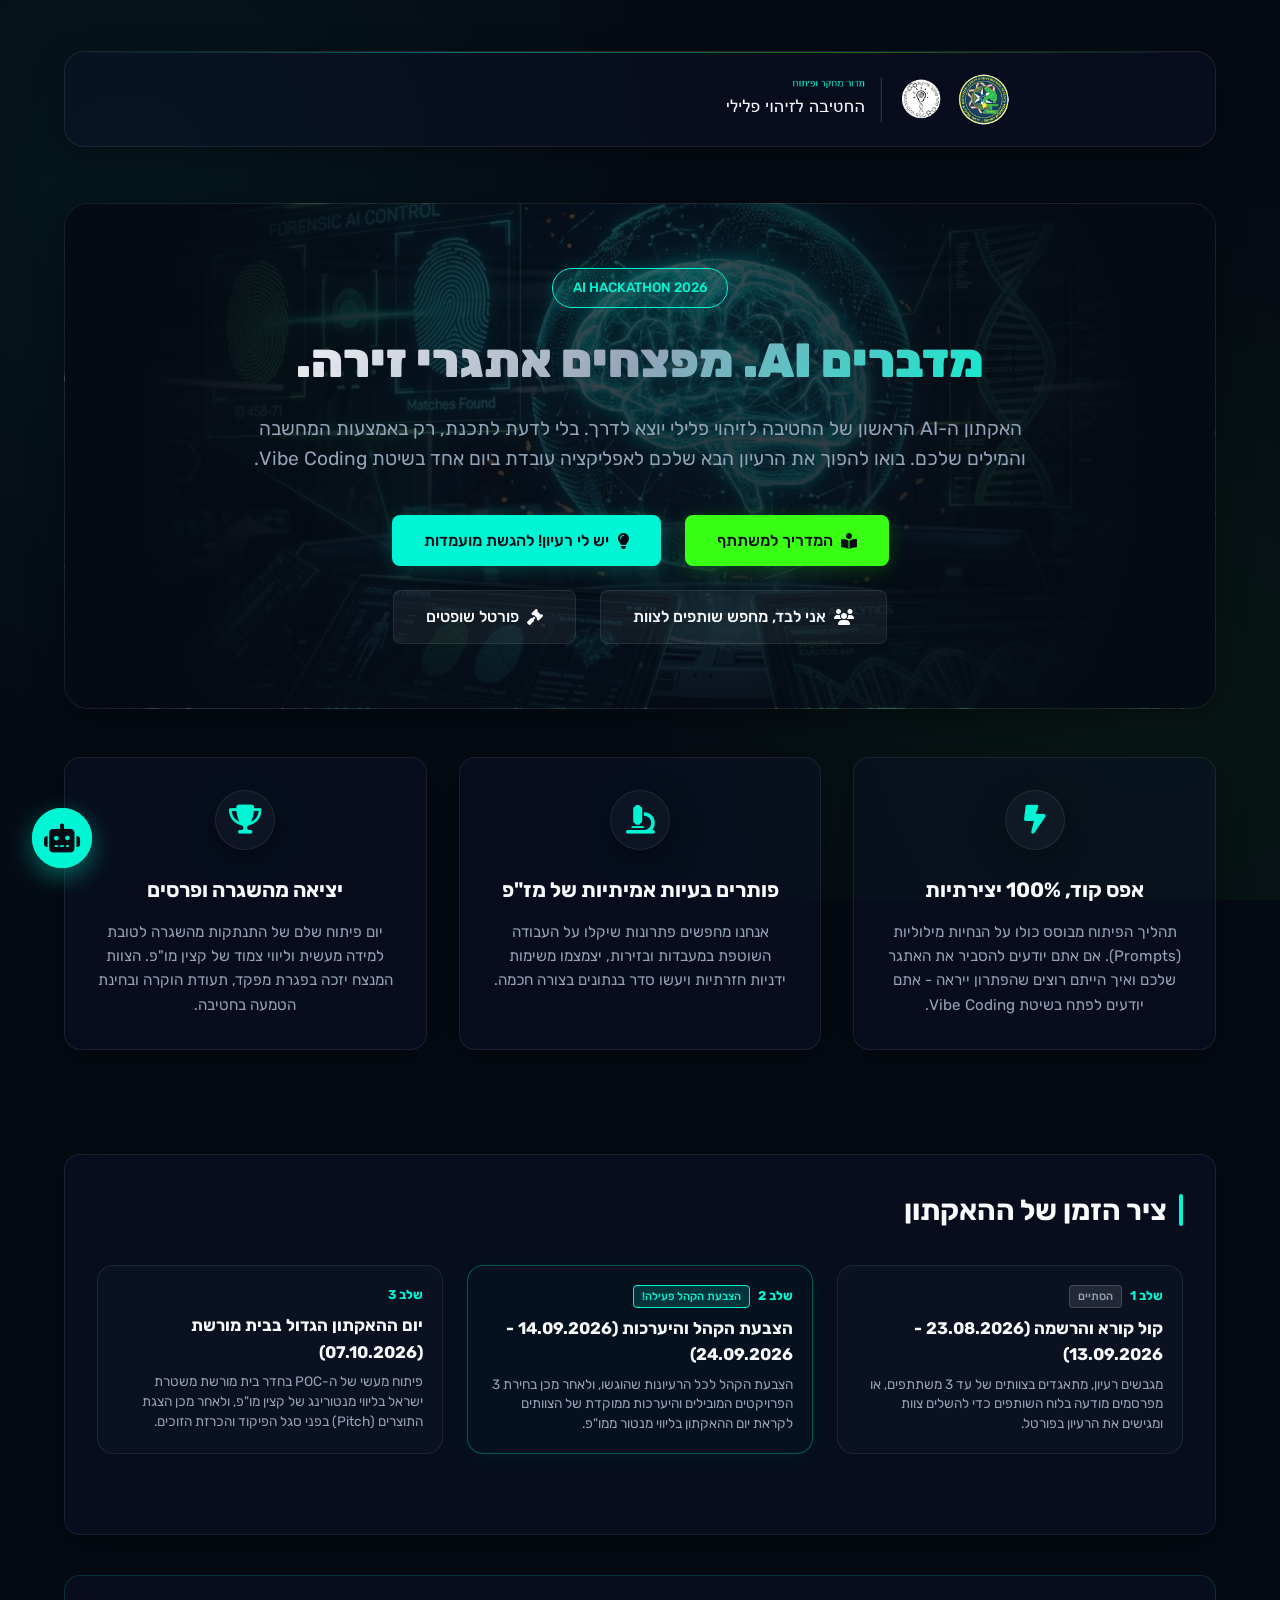
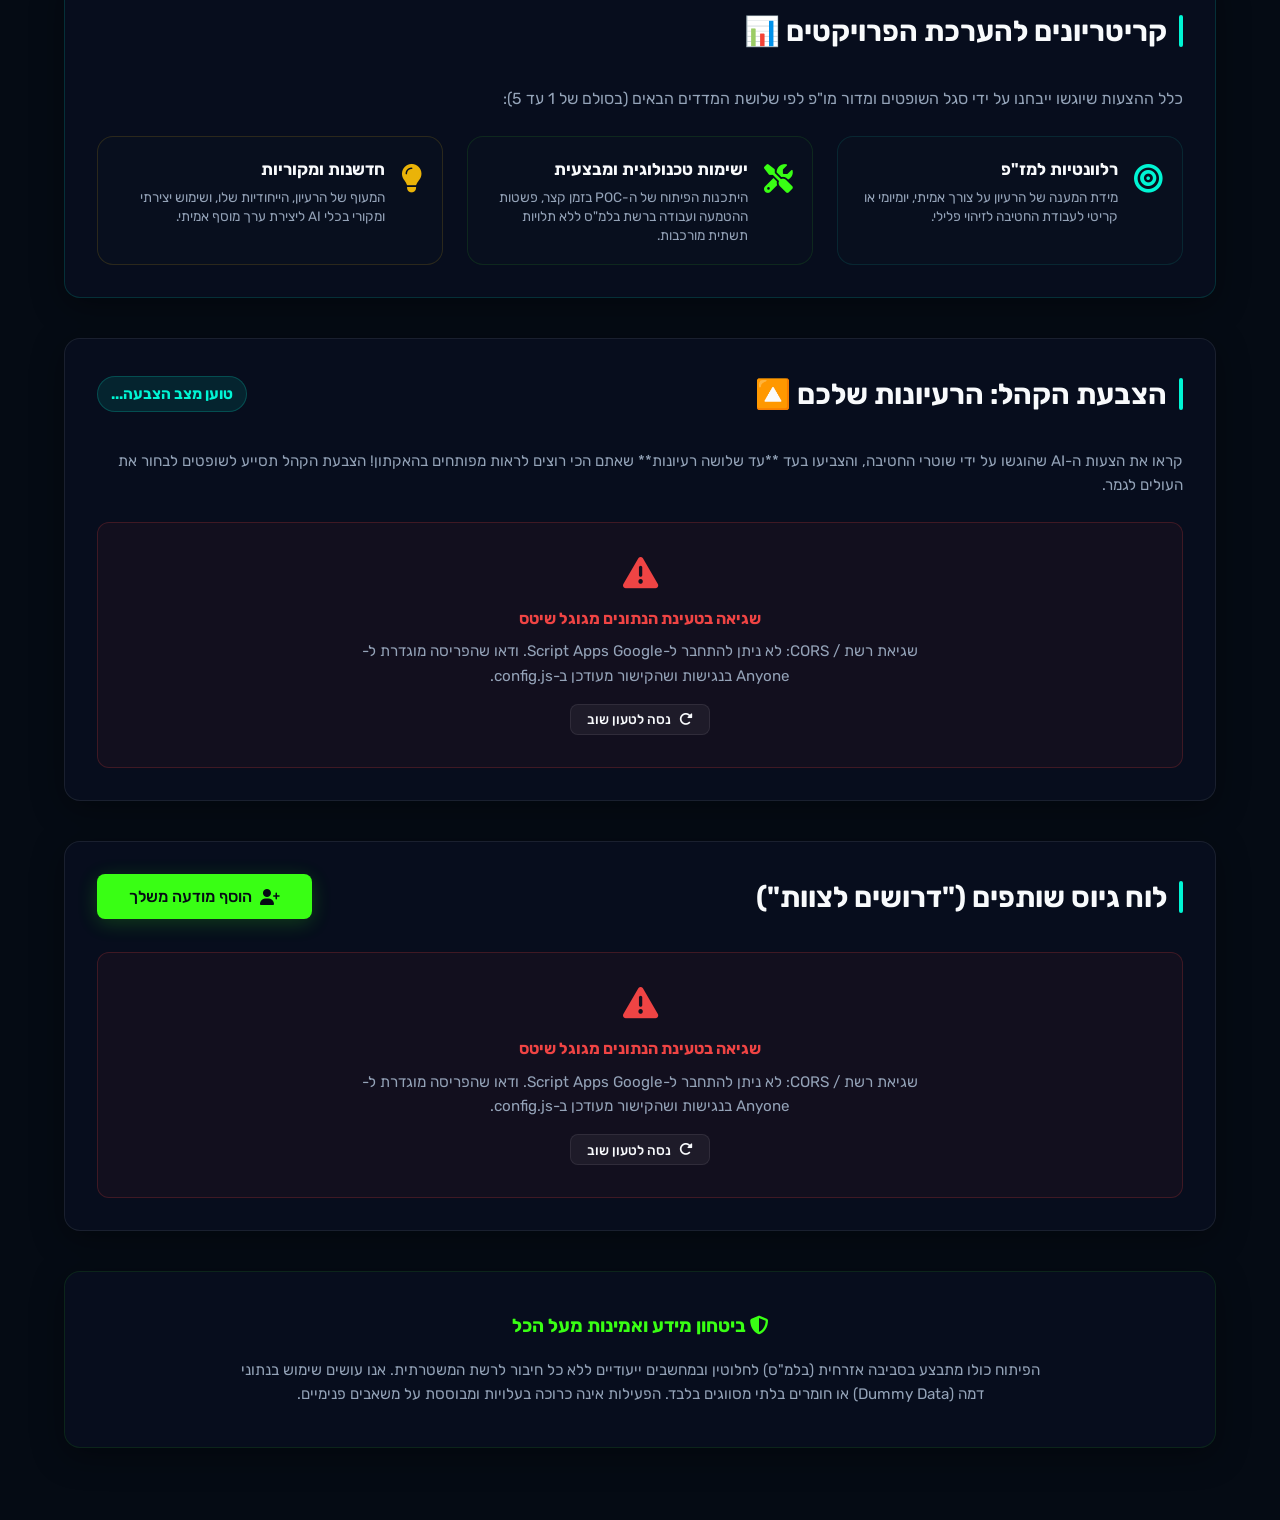
<file: index.html>
<!DOCTYPE html>
<html lang="he" dir="rtl">
<head>
  <meta charset="UTF-8">
  <meta name="viewport" content="width=device-width, initial-scale=1.0">
  <title>האקתון AI מז"פ 2026 - פורטל רשמי</title>
  <link rel="stylesheet" href="src/style.css">
  <link rel="stylesheet" href="https://cdnjs.cloudflare.com/ajax/libs/font-awesome/6.4.0/css/all.min.css">
</head>
<body>

  <div class="container fade-in">
    <!-- Header with unified banner -->
    <header class="main-header">
      <!-- Desktop Banner Image (Hidden on Mobile) -->
      <img src="assets/header_banner.png" alt="החטיבה לזיהוי פלילי - מדור מחקר ופיתוח" class="header-banner-img desktop-only">
      
      <!-- Mobile Responsive HTML Header (Hidden on Desktop) -->
      <div class="mobile-header-content mobile-only">
        <div class="mobile-logo-row">
          <img src="assets/לוגו מזפ.png" alt="לוגו מזפ" class="mobile-logo">
          <div class="mobile-logo-separator"></div>
          <img src="assets/לוגו מדור מופ.png" alt="לוגו מופ" class="mobile-logo">
        </div>
        <div class="mobile-title-col">
          <div class="mobile-dept-text">מדור מחקר ופיתוח</div>
          <div class="mobile-div-text">החטיבה לזיהוי פלילי</div>
        </div>
      </div>
    </header>

    <!-- Hero Banner -->
    <section class="hero-section">
      <div class="hero-content">
        <div class="hero-badge">AI HACKATHON 2026</div>
        <h1 class="hero-title">מדברים AI. מפצחים אתגרי זירה.</h1>
        <p class="hero-subtitle">האקתון ה-AI הראשון של החטיבה לזיהוי פלילי יוצא לדרך. בלי לדעת לתכנת, רק באמצעות המחשבה והמילים שלכם. בואו להפוך את הרעיון הבא שלכם לאפליקציה עובדת ביום אחד בשיטת Vibe Coding.</p>
        <div class="hero-buttons">
          <a href="docs/brochure.html" class="btn btn-accent" target="_blank">
            <i class="fa-solid fa-book-open-reader"></i> המדריך למשתתף
          </a>
          <button class="btn btn-primary" id="open-submit-idea-btn">
            <i class="fa-solid fa-lightbulb"></i> יש לי רעיון! להגשת מועמדות
          </button>
          <button class="btn btn-secondary" id="open-recruit-btn">
            <i class="fa-solid fa-users"></i> אני לבד, מחפש שותפים לצוות
          </button>
          <a href="judge.html" class="btn btn-secondary">
            <i class="fa-solid fa-gavel"></i> פורטל שופטים
          </a>
        </div>
      </div>
    </section>

    <!-- Three Pillars / Info Section -->
    <section class="features-grid">
      <div class="glass-card feature-card">
        <div class="feature-icon">
          <i class="fa-solid fa-bolt-lightning"></i>
        </div>
        <h3>אפס קוד, 100% יצירתיות</h3>
        <p>תהליך הפיתוח מבוסס כולו על הנחיות מילוליות (Prompts). אם אתם יודעים להסביר את האתגר שלכם ואיך הייתם רוצים שהפתרון ייראה - אתם יודעים לפתח בשיטת Vibe Coding.</p>
      </div>

      <div class="glass-card feature-card">
        <div class="feature-icon">
          <i class="fa-solid fa-microscope"></i>
        </div>
        <h3>פותרים בעיות אמיתיות של מז"פ</h3>
        <p>אנחנו מחפשים פתרונות שיקלו על העבודה השוטפת במעבדות ובזירות, יצמצמו משימות ידניות חזרתיות ויעשו סדר בנתונים בצורה חכמה.</p>
      </div>

      <div class="glass-card feature-card">
        <div class="feature-icon">
          <i class="fa-solid fa-trophy"></i>
        </div>
        <h3>יציאה מהשגרה ופרסים</h3>
        <p>יום פיתוח שלם של התנתקות מהשגרה לטובת למידה מעשית וליווי צמוד של קצין מו"פ. הצוות המנצח יזכה בפגרת מפקד, תעודת הוקרה ובחינת הטמעה בחטיבה.</p>
      </div>
    </section>

    <!-- Interactive Roadmap / Timeline -->
    <section class="glass-card" id="timeline-section">
      <div class="section-header">
        <h2 class="section-title">ציר הזמן של ההאקתון</h2>
      </div>
      <div class="timeline">
        <div class="timeline-item" id="tl-step-1">
          <div class="timeline-badge"></div>
          <div class="timeline-content">
            <div class="timeline-step" id="tl-step-1-badge">
              שלב 1 <span class="status active" id="tl-step-1-status" style="background: rgba(255, 255, 255, 0.1); color: var(--text-secondary); border-color: rgba(255, 255, 255, 0.15);">הסתיים</span>
            </div>
            <h4 class="timeline-title">קול קורא והרשמה (<span id="tl-reg-start"></span> - <span id="tl-reg-end"></span>)</h4>
            <p class="timeline-desc">מגבשים רעיון, מתאגדים בצוותים של עד 3 משתתפים, או מפרסמים מודעה בלוח השותפים כדי להשלים צוות ומגישים את הרעיון בפורטל.</p>
          </div>
        </div>

        <div class="timeline-item active" id="tl-step-2">
          <div class="timeline-badge"></div>
          <div class="timeline-content">
            <div class="timeline-step" id="tl-step-2-badge">
              שלב 2 <span class="status active" id="tl-step-2-status">הצבעת הקהל פעילה!</span>
            </div>
            <h4 class="timeline-title">הצבעת הקהל והיערכות (<span id="tl-vote-start"></span> - <span id="tl-vote-end"></span>)</h4>
            <p class="timeline-desc">הצבעת הקהל לכל הרעיונות שהוגשו, ולאחר מכן בחירת 3 הפרויקטים המובילים והיערכות ממוקדת של הצוותים לקראת יום ההאקתון בליווי מנטור ממו"פ.</p>
          </div>
        </div>

        <div class="timeline-item" id="tl-step-3">
          <div class="timeline-badge"></div>
          <div class="timeline-content">
            <div class="timeline-step" id="tl-step-3-badge">שלב 3</div>
            <h4 class="timeline-title">יום ההאקתון הגדול בבית מורשת (<span id="tl-hackathon-date"></span>)</h4>
            <p class="timeline-desc">פיתוח מעשי של ה-POC בחדר בית מורשת משטרת ישראל בליווי מנטורינג של קצין מו"פ, ולאחר מכן הצגת התוצרים (Pitch) בפני סגל הפיקוד והכרזת הזוכים.</p>
          </div>
        </div>
      </div>
    </section>

    <!-- Judging Criteria Section -->
    <section class="glass-card" style="border-color: rgba(0, 245, 212, 0.15);">
      <div class="section-header">
        <h2 class="section-title">קריטריונים להערכת הפרויקטים 📊</h2>
      </div>
      <p style="color: var(--text-secondary); margin-bottom: 1.5rem;">כלל ההצעות שיוגשו ייבחנו על ידי סגל השופטים ומדור מו"פ לפי שלושת המדדים הבאים (בסולם של 1 עד 5):</p>
      
      <div style="display: grid; grid-template-columns: repeat(auto-fit, minmax(260px, 1fr)); gap: 1.5rem;">
        
        <div class="criteria-item" style="background: rgba(255, 255, 255, 0.01); border: 1px solid rgba(0, 245, 212, 0.1); border-radius: 16px; padding: 1.2rem; display: flex; gap: 1rem; align-items: flex-start;">
          <div style="font-size: 1.8rem; color: var(--accent-cyan);"><i class="fa-solid fa-bullseye"></i></div>
          <div>
            <h4 style="font-size: 1.05rem; font-weight: 700; color: var(--text-primary); margin-bottom: 0.3rem;">רלוונטיות למז"פ</h4>
            <p style="font-size: 0.85rem; color: var(--text-secondary); line-height: 1.4;">מידת המענה של הרעיון על צורך אמיתי, יומיומי או קריטי לעבודת החטיבה לזיהוי פלילי.</p>
          </div>
        </div>

        <div class="criteria-item" style="background: rgba(255, 255, 255, 0.01); border: 1px solid rgba(57, 255, 20, 0.1); border-radius: 16px; padding: 1.2rem; display: flex; gap: 1rem; align-items: flex-start;">
          <div style="font-size: 1.8rem; color: var(--accent-neon);"><i class="fa-solid fa-screwdriver-wrench"></i></div>
          <div>
            <h4 style="font-size: 1.05rem; font-weight: 700; color: var(--text-primary); margin-bottom: 0.3rem;">ישימות טכנולוגית ומבצעית</h4>
            <p style="font-size: 0.85rem; color: var(--text-secondary); line-height: 1.4;">היתכנות הפיתוח של ה-POC בזמן קצר, פשטות ההטמעה ועבודה ברשת בלמ"ס ללא תלויות תשתית מורכבות.</p>
          </div>
        </div>

        <div class="criteria-item" style="background: rgba(255, 255, 255, 0.01); border: 1px solid rgba(234, 179, 8, 0.15); border-radius: 16px; padding: 1.2rem; display: flex; gap: 1rem; align-items: flex-start;">
          <div style="font-size: 1.8rem; color: #eab308;"><i class="fa-solid fa-lightbulb"></i></div>
          <div>
            <h4 style="font-size: 1.05rem; font-weight: 700; color: var(--text-primary); margin-bottom: 0.3rem;">חדשנות ומקוריות</h4>
            <p style="font-size: 0.85rem; color: var(--text-secondary); line-height: 1.4;">המעוף של הרעיון, הייחודיות שלו, ושימוש יצירתי ומקורי בכלי AI ליצירת ערך מוסף אמיתי.</p>
          </div>
        </div>

      </div>
    </section>

    <!-- POC Showcase (Top 3 Apps) -->
    <section class="glass-card" id="poc-showcase-section" style="display: none;">
      <div class="section-header">
        <h2 class="section-title">התוצרים המובילים והזוכים 🏆</h2>
      </div>
      <p style="color: var(--text-secondary); margin-bottom: 1.5rem;">להלן שלושת הפרויקטים שעלו לגמר הגדול של האקתון מז"פ. לחצו על הכפתורים כדי להתנסות באפליקציות ה-POC שפותחו בלמ"ס:</p>
      <div class="poc-grid" id="poc-container">
        <!-- Dynmically loaded POC cards -->
        <div style="grid-column: 1/-1; text-align: center; color: var(--text-secondary); padding: 2rem;">
          <i class="fa-solid fa-spinner fa-spin" style="font-size: 2rem; margin-bottom: 1rem; color: var(--accent-cyan);"></i>
          <p>טוען את האפליקציות המובילות...</p>
        </div>
      </div>
    </section>

    <!-- Project Submissions & Public Voting -->
    <section class="glass-card" id="public-ideas-section">
      <div class="section-header">
        <h2 class="section-title">הצבעת הקהל: הרעיונות שלכם 🔼</h2>
        <div style="font-size: 0.95rem; color: var(--accent-cyan); font-weight: 700; background: rgba(0,245,212,0.1); padding: 0.3rem 0.8rem; border-radius: 20px; border: 1px solid rgba(0,245,212,0.2);" id="user-vote-status">
          טוען מצב הצבעה...
        </div>
      </div>
      <p style="color: var(--text-secondary); margin-bottom: 1.5rem; font-size: 0.95rem;">קראו את הצעות ה-AI שהוגשו על ידי שוטרי החטיבה, והצביעו בעד **עד שלושה רעיונות** שאתם הכי רוצים לראות מפותחים בהאקתון! הצבעת הקהל תסייע לשופטים לבחור את העולים לגמר.</p>
      
      <div class="ideas-grid" id="public-ideas-container">
        <div style="grid-column: 1/-1; text-align: center; color: var(--text-secondary); padding: 2rem;">
          <i class="fa-solid fa-spinner fa-spin" style="font-size: 2rem; margin-bottom: 1rem; color: var(--accent-cyan);"></i>
          <p>טוען את הרעיונות שהוגשו...</p>
        </div>
      </div>
    </section>

    <!-- Teammates Board -->
    <section class="glass-card" id="teammates-section">
      <div class="section-header">
        <h2 class="section-title">לוח גיוס שותפים ("דרושים לצוות")</h2>
        <button class="btn btn-accent" id="open-recruit-btn-2">
          <i class="fa-solid fa-user-plus"></i> הוסף מודעה משלך
        </button>
      </div>

      <div class="teammate-grid" id="teammate-container">
        <!-- Dynamically loaded teammate cards -->
        <div style="grid-column: 1/-1; text-align: center; color: var(--text-secondary); padding: 2rem;">
          <i class="fa-solid fa-spinner fa-spin" style="font-size: 2rem; margin-bottom: 1rem; color: var(--accent-cyan);"></i>
          <p>טוען את מודעות השותפים...</p>
        </div>
      </div>
    </section>

    <!-- Trust & Safety Banner -->
    <section class="glass-card" style="border-color: rgba(57, 255, 20, 0.1); text-align: center; padding: 2.5rem 1.5rem;">
      <h3 style="color: var(--accent-neon); margin-bottom: 1rem;"><i class="fa-solid fa-shield-halved"></i> ביטחון מידע ואמינות מעל הכל</h3>
      <p style="max-width: 800px; margin: 0 auto; color: var(--text-secondary); font-size: 0.95rem;">הפיתוח כולו מתבצע בסביבה אזרחית (בלמ"ס) לחלוטין ובמחשבים ייעודיים ללא כל חיבור לרשת המשטרתית. אנו עושים שימוש בנתוני דמה (Dummy Data) או חומרים בלתי מסווגים בלבד. הפעילות אינה כרוכה בעלויות ומבוססת על משאבים פנימיים.</p>
    </section>
  </div>

  <!-- FLOATING AI CHATBOT WIDGET (Bottom Left) -->
  <div class="ai-chat-widget">
    <button class="chat-bubble-btn" id="chat-toggle-btn" title="סוכן AI אישי להאקתון">
      <i class="fa-solid fa-robot"></i>
      <div class="chat-pulse"></div>
    </button>
    <div class="chat-window" id="chat-window">
      <div class="chat-header">
        <div class="chat-title">
          <i class="fa-solid fa-brain-circuit" style="color: var(--accent-cyan);"></i>
          <div>
            <div style="font-size: 0.95rem; font-weight: 700;">סוכן ה-AI האישי</div>
            <div style="font-size: 0.75rem; color: var(--text-secondary); font-weight: 400;">זמין לשאלות וסיעור מוחות</div>
          </div>
        </div>
        <div style="display: flex; gap: 0.5rem; align-items: center;">
          <button class="chat-header-btn" id="chat-clear-btn" title="שיחה חדשה"><i class="fa-solid fa-arrow-rotate-left"></i></button>
          <button class="chat-header-btn" id="chat-maximize-btn" title="הגדל חלון"><i class="fa-solid fa-expand"></i></button>
          <button class="chat-close-btn" id="chat-close-btn" title="סגור"><i class="fa-solid fa-xmark"></i></button>
        </div>
      </div>
      <div class="chat-messages" id="chat-messages">
        <div class="chat-msg chat-msg-bot">
          שלום! אני סוכן ה-AI האישי של האקתון מז"פ. 
          <br><br>
          אני כאן כדי לעזור לכם:
          <br>
          • לענות על שאלות כלליות על הכללים, שלבים ולוחות הזמנים.
          <br>
          • לעשות סיעור מוחות על רעיונות ולעזור לכם לזקק את הבעיה והפתרון לנוסח מושלם שתוכלו להעתיק לטופס ההרשמה.
          <br><br>
          איך אוכל לעזור לכם היום?
        </div>
      </div>
      <div class="chat-input-area">
        <input type="text" class="chat-input" id="chat-input" placeholder="הקלידו שאלה או רעיון לפיתוח..." autocomplete="off">
        <button class="chat-send-btn" id="chat-send-btn"><i class="fa-solid fa-paper-plane"></i></button>
      </div>
    </div>
  </div>

  <!-- SUBMIT IDEA MODAL -->
  <div class="modal-overlay" id="submit-idea-modal">
    <div class="modal-content">
      <button class="close-modal"><i class="fa-solid fa-xmark"></i></button>
      <h3 style="font-size: 1.5rem; font-weight: 700; margin-bottom: 1.5rem; color: var(--accent-cyan);">
        <i class="fa-solid fa-lightbulb"></i> הגשת רעיון להאקתון AI 2026
      </h3>
      <form id="idea-form">
        <!-- Honeypot anti-spam field -->
        <input type="text" name="email_confirm" class="hp-field" autocomplete="off">

        <div class="form-group">
          <label for="idea-title">שם הרעיון / פרויקט:</label>
          <input type="text" id="idea-title" class="form-control" placeholder="למשל: עוזר אוטומטי לסיכום תיקי זירה" required>
        </div>
        <div class="form-group">
          <label for="idea-problem">תיאור הבעיה והפתרון המוצע:</label>
          <textarea id="idea-problem" class="form-control" placeholder="הסבירו בקצרה: מהו האתגר בעבודת מז&quot;פ היום וכיצד כלי ה-AI יסייע לפתור אותו? (מומלץ לציין איזה נתוני דמה ישמשו אתכם)" required></textarea>
        </div>
        <div class="form-group">
          <label for="idea-teammates">שמות חברי הצוות (עד 3 משתתפים):</label>
          <input type="text" id="idea-teammates" class="form-control" placeholder="למשל: ישראל ישראלי, משה כהן (מזהים לפי שם בלבד)" required>
        </div>
        <button type="submit" class="btn btn-primary" style="width: 100%; margin-top: 1rem;">
          <i class="fa-solid fa-paper-plane"></i> שלח מועמדות לפרויקט
        </button>
      </form>
    </div>
  </div>

  <!-- RECRUIT TEAMMATE MODAL -->
  <div class="modal-overlay" id="recruit-modal">
    <div class="modal-content">
      <button class="close-modal"><i class="fa-solid fa-xmark"></i></button>
      <h3 style="font-size: 1.5rem; font-weight: 700; margin-bottom: 1.5rem; color: var(--accent-neon);">
        <i class="fa-solid fa-user-plus"></i> פרסום מודעת גיוס שותפים
      </h3>
      <form id="recruit-form">
        <!-- Honeypot anti-spam field -->
        <input type="text" name="email_confirm" class="hp-field" autocomplete="off">

        <div class="form-group">
          <label for="recruit-name">השם שלי:</label>
          <input type="text" id="recruit-name" class="form-control" placeholder="הזינו שם מלא" required>
        </div>
        <div class="form-group">
          <label for="recruit-desc">מה הרעיון שלי / מה אני מחפש בצוות?</label>
          <textarea id="recruit-desc" class="form-control" placeholder="למשל: יש לי רעיון לבוט שמסווג טפסים ואני מחפש שותף שמבין במעבדת סמים..." required></textarea>
        </div>
        <div class="form-group">
          <label for="recruit-contact">טלפון ליצירת קשר בוואטסאפ:</label>
          <input type="tel" id="recruit-contact" class="form-control" placeholder="למשל: 0501234567" pattern="[0-9]{9,10}" required>
          <small style="color: var(--text-secondary); font-size: 0.8rem;">הקישור ייפתח ישירות לשיחת וואטסאפ איתכם</small>
        </div>
        <button type="submit" class="btn btn-accent" style="width: 100%; margin-top: 1rem;">
          <i class="fa-solid fa-share-nodes"></i> פרסם מודעה ללוח
        </button>
      </form>
    </div>
  </div>

  <!-- MOBILE BOTTOM NAVIGATION BAR -->
  <div class="mobile-bottom-nav">
    <a href="#" class="nav-item active" id="nav-item-home" onclick="window.scrollTo({top:0, behavior:'smooth'}); return false;">
      <i class="fa-solid fa-house"></i>
      <span>בית</span>
    </a>
    <a href="#timeline-section" class="nav-item" id="nav-item-timeline">
      <i class="fa-solid fa-route"></i>
      <span>ציר זמן</span>
    </a>
    <a href="#public-ideas-section" class="nav-item" id="nav-item-voting">
      <i class="fa-solid fa-check-to-slot"></i>
      <span>הצבעות</span>
    </a>
    <a href="#teammates-section" class="nav-item" id="nav-item-teammates">
      <i class="fa-solid fa-user-plus"></i>
      <span>שותפים</span>
    </a>
    <a href="#" class="nav-item" id="nav-item-chat" onclick="event.preventDefault(); document.getElementById('chat-toggle-btn').click();">
      <i class="fa-solid fa-robot"></i>
      <span>צ'אט AI</span>
    </a>
  </div>

  <!-- TOAST NOTIFICATION CONTAINER -->
  <div class="toast-notification" id="toast-container">
    <span id="toast-icon"></span>
    <span id="toast-message"></span>
  </div>

  <!-- Javascript Logic -->
  <script src="src/config.js?v=2.8"></script>
  <script src="src/app.js?v=2.8"></script>
</body>
</html>
</file>
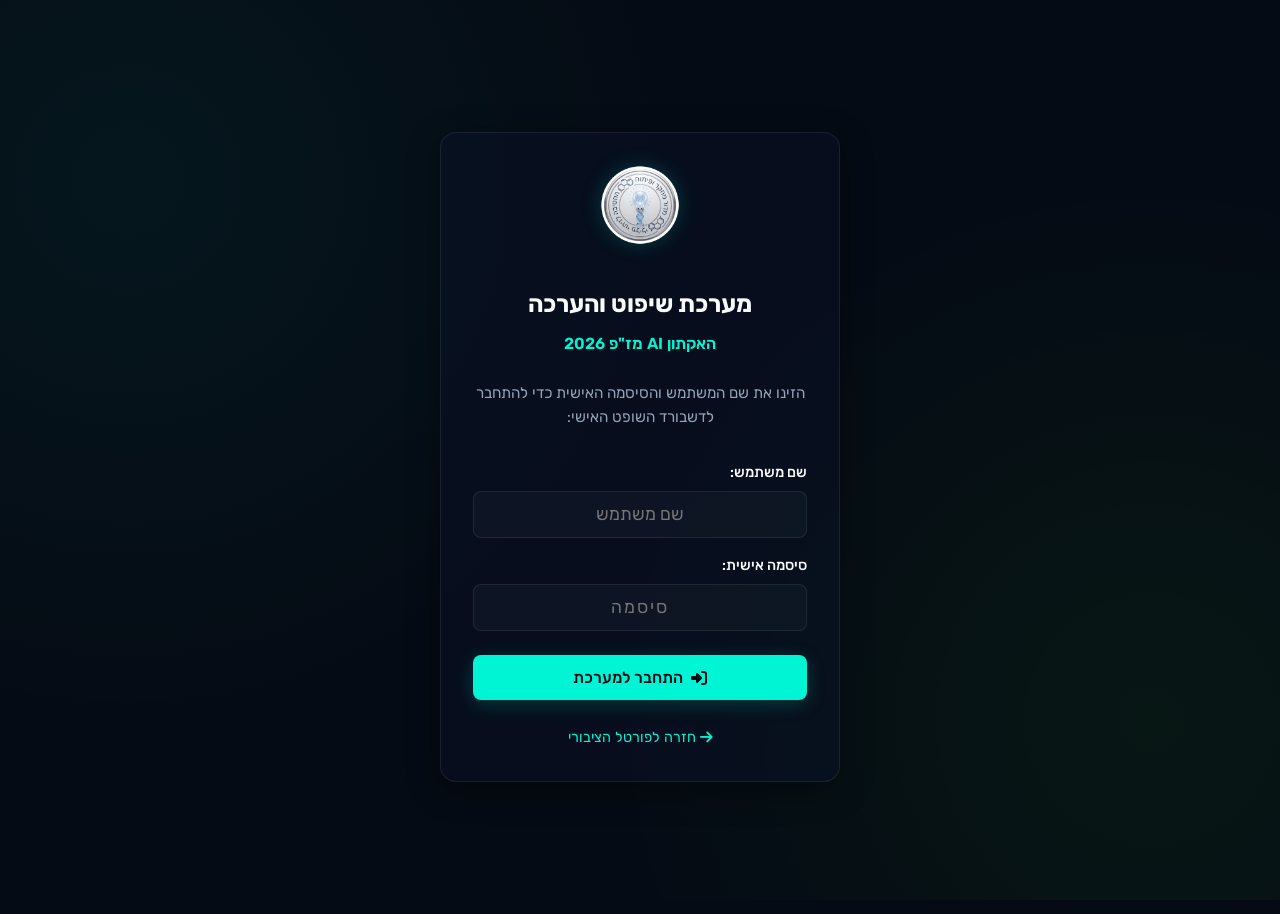
<file: judge.html>
<!DOCTYPE html>
<html lang="he" dir="rtl">
<head>
  <meta charset="UTF-8">
  <meta name="viewport" content="width=device-width, initial-scale=1.0">
  <meta http-equiv="Cache-Control" content="no-cache, no-store, must-revalidate">
  <meta http-equiv="Pragma" content="no-cache">
  <meta http-equiv="Expires" content="0">
  <title>מערכת שיפוט - האקתון AI מז"פ 2026</title>
  <link rel="stylesheet" href="src/style.css?v=2.0">
  <link rel="stylesheet" href="https://cdnjs.cloudflare.com/ajax/libs/font-awesome/6.4.0/css/all.min.css">
</head>
<body id="judge-page">

  <div class="container fade-in">
    <!-- Login Screen (Username & Password) -->
    <div id="passcode-screen" class="glass-card passcode-container">
      <div style="margin-bottom: 2rem;">
        <img src="assets/לוגו מדור מופ.png" alt="לוגו מופ" style="height: 80px; filter: drop-shadow(0 0 10px rgba(0, 245, 212, 0.2));">
      </div>
      <h3 style="font-size: 1.5rem; font-weight: 700; margin-bottom: 0.5rem;">מערכת שיפוט והערכה</h3>
      <p style="color: var(--accent-cyan); font-weight: 600; margin-bottom: 1.5rem;">האקתון AI מז"פ 2026</p>
      <p style="color: var(--text-secondary); margin-bottom: 2rem; font-size: 0.95rem;">הזינו את שם המשתמש והסיסמה האישית כדי להתחבר לדשבורד השופט האישי:</p>
      
      <form id="judge-login-form">
        <div class="form-group" style="margin-bottom: 1rem;">
          <label for="judge-username-input" style="display: block; text-align: right; margin-bottom: 0.4rem; font-size: 0.9rem;">שם משתמש:</label>
          <input type="text" id="judge-username-input" class="form-control" placeholder="שם משתמש" style="text-align: center; font-size: 1.1rem;" required>
        </div>
        <div class="form-group" style="margin-bottom: 1.5rem;">
          <label for="judge-password-input" style="display: block; text-align: right; margin-bottom: 0.4rem; font-size: 0.9rem;">סיסמה אישית:</label>
          <input type="password" id="judge-password-input" class="form-control" placeholder="סיסמה" style="text-align: center; font-size: 1.1rem; letter-spacing: 2px;" required>
        </div>
        <button type="submit" id="verify-passcode-btn" class="btn btn-primary" style="width: 100%;">
          <i class="fa-solid fa-right-to-bracket"></i> התחבר למערכת
        </button>
      </form>
      <div style="margin-top: 1.5rem;">
        <a href="index.html" style="color: var(--accent-cyan); text-decoration: none; font-size: 0.9rem;">
          <i class="fa-solid fa-arrow-right"></i> חזרה לפורטל הציבורי
        </a>
      </div>
    </div>

    <!-- Main Judging Dashboard (Hidden by default, shown after passcode auth) -->
    <div id="judging-dashboard" style="display: none;">
      <!-- Header with unified banner -->
      <header class="main-header">
        <!-- Desktop Banner Image (Hidden on Mobile) -->
        <img src="assets/judge_header_banner.png" alt="מערכת שיפוט פנימית - האקתון AI מז\"פ 2026" class="header-banner-img desktop-only">
        
        <!-- Mobile Responsive HTML Header (Hidden on Desktop) -->
        <div class="mobile-header-content mobile-only">
          <div class="mobile-logo-row">
            <img src="assets/לוגו מזפ.png" alt="לוגו מזפ" class="mobile-logo">
            <div class="mobile-logo-separator"></div>
            <img src="assets/לוגו מדור מופ.png" alt="לוגו מופ" class="mobile-logo">
          </div>
          <div class="mobile-title-col">
            <div class="mobile-dept-text">מערכת שיפוט פנימית</div>
            <div class="mobile-div-text">האקתון AI מז"פ 2026</div>
          </div>
        </div>
      </header>

      <!-- Logged-in Judge Info Bar -->
      <div style="display: flex; align-items: center; justify-content: space-between; background: rgba(0, 245, 212, 0.05); border: 1px solid rgba(0, 245, 212, 0.2); border-radius: 12px; padding: 0.8rem 1.2rem; margin-bottom: 1.5rem; flex-wrap: wrap; gap: 0.8rem;">
        <div style="display: flex; align-items: center; gap: 0.8rem;">
          <i class="fa-solid fa-user-gear" style="color: var(--accent-cyan); font-size: 1.2rem;"></i>
          <div>
            <span style="font-size: 0.85rem; color: var(--text-secondary);">שופט מחובר:</span>
            <strong id="logged-judge-name" style="color: #fff; margin-right: 0.4rem;">טוען...</strong>
            <span id="logged-judge-role" class="badge" style="background: rgba(0, 245, 212, 0.15); color: var(--accent-cyan); margin-right: 0.5rem; padding: 0.2rem 0.6rem; border-radius: 6px; font-size: 0.75rem;">שופט</span>
          </div>
        </div>
        <div style="display: flex; align-items: center; gap: 0.6rem;">
          <a href="index.html" class="btn btn-secondary" style="padding: 0.4rem 0.9rem; font-size: 0.85rem; text-decoration: none; display: inline-flex; align-items: center; gap: 0.4rem;">
            <i class="fa-solid fa-house"></i> חזרה לפורטל הציבורי
          </a>
          <button id="logout-judge-btn" class="btn btn-secondary" style="padding: 0.4rem 0.9rem; font-size: 0.85rem;">
            <i class="fa-solid fa-right-from-bracket"></i> התנתק
          </button>
        </div>
      </div>

      <!-- Tabs Navigation -->
      <div class="tabs-container">
        <button class="tab-btn active" id="tab-screening-btn">
          <i class="fa-solid fa-list-check"></i> שלב א': סינון והגשות (כל הרעיונות)
        </button>
        <button class="tab-btn" id="tab-finals-btn">
          <i class="fa-solid fa-trophy"></i> שלב ב': שיפוט הגמר (3 הגדולים)
        </button>
        <button class="tab-btn" id="tab-settings-btn">
          <i class="fa-solid fa-sliders"></i> פאנל ניהול ושליטה
        </button>
      </div>

      <!-- STAGE A: SCREENING AND SELECTION PANEL -->
      <div id="panel-screening" class="tab-panel">
        <div class="glass-card">
          <div class="section-header">
            <h2 class="section-title">הערכת כלל ההצעות שהוגשו</h2>
            <button class="btn btn-secondary" onclick="loadJudgingData()">
              <i class="fa-solid fa-rotate"></i> רענן נתונים
            </button>
          </div>
          <p style="color: var(--text-secondary); margin-bottom: 2rem;">לחצו על "דרג / ערוך" בטבלה כדי לפתוח את ממשק הניקוד עבור הרעיון. הציונים שאתם מזינים הם אישיים עבורכם וניתנים לעריכה חוזרת.</p>
          
          <div class="judge-table-container">
            <table class="judge-table" id="screening-table">
              <thead>
                <tr>
                  <th style="width: 50px;">#</th>
                  <th>שם הפרויקט <small style="color: var(--accent-cyan); font-weight: normal; font-size: 0.75rem;">(לחץ להרחבה 👇)</small></th>
                  <th class="desktop-only">חברי הצוות</th>
                  <th class="desktop-only">תיאור האתגר והפתרון</th>
                  <th>הסטטוס והציון שלי</th>
                  <th>פעולה</th>
                </tr>
              </thead>
              <tbody id="screening-tbody">
                <tr>
                  <td colspan="6" style="text-align: center; color: var(--text-secondary);">טוען נתונים...</td>
                </tr>
              </tbody>
            </table>
          </div>
        </div>

        <!-- Leaderboard Stage A -->
        <div class="glass-card" style="border-color: rgba(0, 245, 212, 0.2);">
          <div class="section-header">
            <h2 class="section-title" style="color: var(--accent-cyan);"><i class="fa-solid fa-ranking-stars"></i> טבלת מובילים - שלב א' (משוקלל 80/20)</h2>
          </div>
          <p style="color: var(--text-secondary); margin-bottom: 1.5rem;">דירוג הפרויקטים על פי 80% ממוצע שופטים + 20% הצבעת קהל. שלוש ההצעות המובילות יעפילו להאקתון.</p>
          
          <div class="judge-table-container">
            <table class="judge-table" id="screening-leaderboard">
              <thead>
                <tr>
                  <th style="width: 70px;">מיקום</th>
                  <th>שם הפרויקט <small style="color: var(--accent-cyan); font-weight: normal; font-size: 0.75rem;">(לחץ להרחבה 👇)</small></th>
                  <th class="desktop-only">חברי הצוות</th>
                  <th class="desktop-only">ממוצע שופטים (80%)</th>
                  <th class="desktop-only">ציון קהל (20%)</th>
                  <th>ציון סופי משוקלל</th>
                  <th>סטטוס</th>
                </tr>
              </thead>
              <tbody id="screening-leaderboard-tbody">
                <tr>
                  <td colspan="7" style="text-align: center; color: var(--text-secondary);">אין עדיין דירוגים להצגה.</td>
                </tr>
              </tbody>
            </table>
          </div>
        </div>
      </div>

      <!-- STAGE B: HACKATHON FINALS PANEL -->
      <div id="panel-finals" class="tab-panel" style="display: none;">
        <div class="glass-card">
          <div class="section-header">
            <h2 class="section-title">שיפוט הגמר הגדול (הערכת תוצרי POC)</h2>
            <button class="btn btn-secondary" onclick="loadJudgingData()">
              <i class="fa-solid fa-rotate"></i> רענן נתונים
            </button>
          </div>
          <p style="color: var(--text-secondary); margin-bottom: 2rem;">כאן מוצגים 3 הפרויקטים שעלו לגמר. השופטים ידרגו את האפליקציות בפועל לאחר הצגת ה-Pitch והדגמת ה-POC החי.</p>
          
          <div class="judge-table-container">
            <table class="judge-table" id="finals-table">
              <thead>
                <tr>
                  <th style="width: 50px;">#</th>
                  <th>שם הפרויקט Finalist <small style="color: var(--accent-cyan); font-weight: normal; font-size: 0.75rem;">(לחץ להרחבה 👇)</small></th>
                  <th class="desktop-only">חברי הצוות</th>
                  <th class="desktop-only">קישור ל-POC</th>
                  <th>ציון גמר ממוצע</th>
                  <th>פעולה</th>
                </tr>
              </thead>
              <tbody id="finals-tbody">
                <tr>
                  <td colspan="6" style="text-align: center; color: var(--text-secondary);">טוען עולים לגמר...</td>
                </tr>
              </tbody>
            </table>
          </div>
        </div>

        <!-- Leaderboard Stage B (Final Results) -->
        <div class="glass-card" style="border-color: rgba(57, 255, 20, 0.2);">
          <div class="section-header">
            <h2 class="section-title" style="color: var(--accent-neon);"><i class="fa-solid fa-trophy"></i> דירוג תוצאות הגמר 🏆</h2>
          </div>
          <p style="color: var(--text-secondary); margin-bottom: 1.5rem;">ממוצע הציונים הסופי של שלב הגמר. הצוות במקום הראשון יזכה בפגרת המפקד!</p>
          
          <div class="judge-table-container">
            <table class="judge-table" id="finals-leaderboard">
              <thead>
                <tr>
                  <th style="width: 80px;">מיקום</th>
                  <th>שם הפרויקט <small style="color: var(--accent-cyan); font-weight: normal; font-size: 0.75rem;">(לחץ להרחבה 👇)</small></th>
                  <th class="desktop-only">חברי הצוות</th>
                  <th class="desktop-only">רלוונטיות</th>
                  <th class="desktop-only">ישימות</th>
                  <th class="desktop-only">חדשנות</th>
                  <th>ציון סופי</th>
                  <th class="desktop-only">הערות שופטים</th>
                </tr>
              </thead>
              <tbody id="finals-leaderboard-tbody">
                <tr>
                  <td colspan="8" style="text-align: center; color: var(--text-secondary);">אין עדיין דירוגים להצגה.</td>
                </tr>
              </tbody>
            </table>
          </div>
        </div>
      </div>

      <!-- STAGE C: HACKATHON CONTROL PANEL -->
      <div id="panel-settings" class="tab-panel" style="display: none;">
        <div class="glass-card" style="border-color: rgba(0, 245, 212, 0.2);">
          <div class="section-header">
            <h2 class="section-title"><i class="fa-solid fa-sliders"></i> פאנל ניהול האקתון ושליטה בשלבים</h2>
          </div>
          <p style="color: var(--text-secondary); margin-bottom: 2rem;">מנהלי ההאקתון יכולים לשלוט כאן במצב ההצבעות, השיפוט ופרסום התוצאות הסופיות לציבור בזמן אמת.</p>
          
          <div style="display: grid; grid-template-columns: repeat(auto-fit, minmax(280px, 1fr)); gap: 1.5rem; margin-bottom: 2rem;">
            
            <!-- Toggle 0: Idea Submission Phase -->
            <div class="settings-card" style="background: rgba(255,255,255,0.02); border: 1px solid var(--panel-border); border-radius: 16px; padding: 1.5rem; display: flex; flex-direction: column; justify-content: space-between; gap: 1rem;">
              <div>
                <div style="display: flex; align-items: center; justify-content: space-between; margin-bottom: 0.5rem;">
                  <h4 style="font-size: 1.1rem; font-weight: 700; color: var(--text-primary); margin: 0;"><i class="fa-solid fa-lightbulb"></i> שלב הגשת רעיונות</h4>
                  <span id="status-badge-idea-submission" style="font-size: 0.75rem; padding: 0.2rem 0.6rem; border-radius: 6px; font-weight: 600;">טוען...</span>
                </div>
                <p style="font-size: 0.85rem; color: var(--text-secondary); line-height: 1.4;">שליטה האם משתמשים וצוותים יכולים להגיש רעיונות חדשים להאקתון דרך הטופס באתר.</p>
              </div>
              <div style="display: flex; gap: 0.5rem;">
                <button class="btn btn-primary" id="btn-idea-submission-enable" onclick="toggleSetting('ideaSubmissionActive', true)" style="flex: 1;">
                  <i class="fa-solid fa-play"></i> פתח הגשה
                </button>
                <button class="btn btn-secondary" id="btn-idea-submission-disable" onclick="toggleSetting('ideaSubmissionActive', false)" style="flex: 1;">
                  <i class="fa-solid fa-lock"></i> נעל הגשה
                </button>
              </div>
            </div>

            <!-- Toggle 1: Public Voting -->
            <div class="settings-card" style="background: rgba(255,255,255,0.02); border: 1px solid var(--panel-border); border-radius: 16px; padding: 1.5rem; display: flex; flex-direction: column; justify-content: space-between; gap: 1rem;">
              <div>
                <div style="display: flex; align-items: center; justify-content: space-between; margin-bottom: 0.5rem;">
                  <h4 style="font-size: 1.1rem; font-weight: 700; color: var(--text-primary); margin: 0;"><i class="fa-solid fa-users"></i> הצבעת הקהל (Upvotes)</h4>
                  <span id="status-badge-voting" style="font-size: 0.75rem; padding: 0.2rem 0.6rem; border-radius: 6px; font-weight: 600;">טוען...</span>
                </div>
                <p style="font-size: 0.85rem; color: var(--text-secondary); line-height: 1.4;">שליטה האם שוטרים מחוץ לסגל הפיקוד יכולים להצביע עבור הרעיונות המועדפים עליהם באתר הציבורי.</p>
              </div>
              <div style="display: flex; gap: 0.5rem;">
                <button class="btn btn-primary" id="btn-voting-enable" onclick="toggleSetting('publicVotingActive', true)" style="flex: 1;">
                  <i class="fa-solid fa-play"></i> הפעל הצבעות
                </button>
                <button class="btn btn-secondary" id="btn-voting-disable" onclick="toggleSetting('publicVotingActive', false)" style="flex: 1;">
                  <i class="fa-solid fa-pause"></i> נעל הצבעות
                </button>
              </div>
            </div>

            <!-- Toggle 2: Judging Status -->
            <div class="settings-card" style="background: rgba(255,255,255,0.02); border: 1px solid var(--panel-border); border-radius: 16px; padding: 1.5rem; display: flex; flex-direction: column; justify-content: space-between; gap: 1rem;">
              <div>
                <div style="display: flex; align-items: center; justify-content: space-between; margin-bottom: 0.5rem;">
                  <h4 style="font-size: 1.1rem; font-weight: 700; color: var(--text-primary); margin: 0;"><i class="fa-solid fa-gavel"></i> שיפוט השופטים (Scores)</h4>
                  <span id="status-badge-judging" style="font-size: 0.75rem; padding: 0.2rem 0.6rem; border-radius: 6px; font-weight: 600;">טוען...</span>
                </div>
                <p style="font-size: 0.85rem; color: var(--text-secondary); line-height: 1.4;">נעילת שלב הזנת הציונים על ידי השופטים. כאשר השיפוט נעול, לא ניתן להזין או לשנות ציונים בטבלה.</p>
              </div>
              <div style="display: flex; gap: 0.5rem;">
                <button class="btn btn-primary" id="btn-judging-enable" onclick="toggleSetting('judgingActive', true)" style="flex: 1;">
                  <i class="fa-solid fa-play"></i> פתח שיפוט
                </button>
                <button class="btn btn-secondary" id="btn-judging-disable" onclick="toggleSetting('judgingActive', false)" style="flex: 1;">
                  <i class="fa-solid fa-lock"></i> נעל שיפוט
                </button>
              </div>
            </div>

            <!-- Toggle 3: Leaderboard Visibility -->
            <div class="settings-card" style="background: rgba(255,255,255,0.02); border: 1px solid var(--panel-border); border-radius: 16px; padding: 1.5rem; display: flex; flex-direction: column; justify-content: space-between; gap: 1rem;">
              <div>
                <div style="display: flex; align-items: center; justify-content: space-between; margin-bottom: 0.5rem;">
                  <h4 style="font-size: 1.1rem; font-weight: 700; color: var(--text-primary); margin: 0;"><i class="fa-solid fa-eye"></i> חשיפת תוצאות לציבור</h4>
                  <span id="status-badge-leaderboard" style="font-size: 0.75rem; padding: 0.2rem 0.6rem; border-radius: 6px; font-weight: 600;">טוען...</span>
                </div>
                <p style="font-size: 0.85rem; color: var(--text-secondary); line-height: 1.4;">פרסום דירוג 3 הפרויקטים שעלו לגמר ההאקתון (POC) בעמוד הבית הציבורי של האתר הראשי.</p>
              </div>
              <div style="display: flex; gap: 0.5rem;">
                <button class="btn btn-primary" id="btn-leaderboard-enable" onclick="toggleSetting('leaderboardPublic', true)" style="flex: 1;">
                  <i class="fa-solid fa-eye"></i> פרסם תוצאות
                </button>
                <button class="btn btn-secondary" id="btn-leaderboard-disable" onclick="toggleSetting('leaderboardPublic', false)" style="flex: 1;">
                  <i class="fa-solid fa-eye-slash"></i> הסתר תוצאות
                </button>
              </div>
            </div>

          </div>

          <!-- Public Vote Winner card -->
          <div class="settings-card" style="background: rgba(0,245,212,0.03); border: 1px solid rgba(0,245,212,0.2); border-radius: 16px; padding: 1.5rem; display: flex; align-items: center; justify-content: space-between; gap: 1.5rem;">
            <div>
              <h4 style="font-size: 1.2rem; font-weight: 700; color: var(--accent-cyan); margin-bottom: 0.3rem;"><i class="fa-solid fa-heart"></i> הפרויקט המוביל בהצבעת הקהל ("חביב הקהל")</h4>
              <p style="font-size: 0.9rem; color: var(--text-secondary);" id="public-winner-text">טוען נתונים...</p>
            </div>
            <div style="font-size: 2.2rem; color: var(--accent-cyan);">
              <i class="fa-solid fa-crown"></i>
            </div>
          </div>

        </div>
      </div>
    </div>
  </div>

  <!-- SCORE ENTRY MODAL -->
  <div class="modal-overlay" id="score-modal">
    <div class="modal-content">
      <button class="close-modal"><i class="fa-solid fa-xmark"></i></button>
      <h3 style="font-size: 1.5rem; font-weight: 700; margin-bottom: 0.5rem; color: var(--accent-cyan);" id="score-modal-project-title">
        הזנת ציון לפרויקט
      </h3>
      <p style="color: var(--text-secondary); font-size: 0.9rem; margin-bottom: 1.5rem;" id="score-modal-stage-title">שלב א': סינון הצעות</p>
      
      <form id="score-form">
        <input type="hidden" id="score-project-id">
        <input type="hidden" id="score-stage-name" value="Screening">

        <div class="form-group">
          <label for="judge-name-input">שם השופט:</label>
          <input type="text" id="judge-name-input" class="form-control" placeholder="הקלידו את שמכם" required>
        </div>

        <div class="form-group">
          <label for="score-relevance"><i class="fa-solid fa-bullseye" style="color: var(--accent-cyan);"></i> ציון רלוונטיות למז"פ (1-10):</label>
          <p style="font-size: 0.85rem; color: var(--text-secondary); line-height: 1.45; margin: 0.3rem 0 0.6rem 0; background: rgba(255,255,255,0.03); padding: 0.6rem 0.8rem; border-radius: 8px; border-right: 3px solid var(--accent-cyan);">
            בחנו עד כמה הפתרון המוצע עונה על צורך אמיתי, כואב או בעיה חוזרת בעבודה השוטפת של מעבדות מז"פ והמערך הפרוס. ציון 10 יינתן לרעיון העוסק במשימת ליבה קריטית שיחסוך זמן עבודה יקר ומשאבים לחטיבה, בעוד ציון 1 יינתן לרעיון בעל רלוונטיות שולית או כזה שאינו קשור לפעילות מז"פ.
          </p>
          <select id="score-relevance" class="form-control" required>
            <option value="10">10 - גבוה ביותר</option>
            <option value="9">9</option>
            <option value="8">8</option>
            <option value="7">7</option>
            <option value="6">6</option>
            <option value="5">5</option>
            <option value="4">4</option>
            <option value="3">3</option>
            <option value="2">2</option>
            <option value="1">1 - נמוך ביותר</option>
          </select>
        </div>

        <div class="form-group">
          <label for="score-feasibility"><i class="fa-solid fa-screwdriver-wrench" style="color: var(--accent-neon);"></i> ציון ישימות טכנולוגית ומבצעית (1-10):</label>
          <p style="font-size: 0.85rem; color: var(--text-secondary); line-height: 1.45; margin: 0.3rem 0 0.6rem 0; background: rgba(255,255,255,0.03); padding: 0.6rem 0.8rem; border-radius: 8px; border-right: 3px solid var(--accent-neon);">
            בחנו את היתכנות המימוש המהיר של הפרויקט בשיטת Vibe Coding (פיתוח ללא קוד באמצעות כלי AI) ביום ההאקתון, תוך עבודה בסביבה בלמ"סית אזרחית בלבד. ציון 10 יינתן לפרויקט ישים מאוד שניתן לבנות לו POC (אב-טיפוס) עובד ומדגים ביום אחד, בעוד ציון 1 יינתן לרעיון מורכב מדי, לא ישים או כזה שדורש מידע מסווג ותשתיות מורכבות.
          </p>
          <select id="score-feasibility" class="form-control" required>
            <option value="10">10 - גבוה ביותר</option>
            <option value="9">9</option>
            <option value="8">8</option>
            <option value="7">7</option>
            <option value="6">6</option>
            <option value="5">5</option>
            <option value="4">4</option>
            <option value="3">3</option>
            <option value="2">2</option>
            <option value="1">1 - נמוך ביותר</option>
          </select>
        </div>

        <div class="form-group">
          <label for="score-innovation"><i class="fa-solid fa-lightbulb" style="color: #eab308;"></i> ציון חדשנות ומקוריות (1-10):</label>
          <p style="font-size: 0.85rem; color: var(--text-secondary); line-height: 1.45; margin: 0.3rem 0 0.6rem 0; background: rgba(255,255,255,0.03); padding: 0.6rem 0.8rem; border-radius: 8px; border-right: 3px solid #eab308;">
            בחנו עד כמה הפתרון מביא עמו חשיבה יצירתית, זווית חדשה או שימוש חכם בכלי AI מעבר לפתרונות הקיים כיום בחטיבה. ציון 10 יינתן לרעיון פורץ דרך שמציע מענה מקורי וייחודי לבעיה, בעוד ציון 1 יינתן להעתקה של פתרון מוכר וקיים ללא שום ערך מוסף או מקוריות.
          </p>
          <select id="score-innovation" class="form-control" required>
            <option value="10">10 - גבוה ביותר</option>
            <option value="9">9</option>
            <option value="8">8</option>
            <option value="7">7</option>
            <option value="6">6</option>
            <option value="5">5</option>
            <option value="4">4</option>
            <option value="3">3</option>
            <option value="2">2</option>
            <option value="1">1 - נמוך ביותר</option>
          </select>
        </div>

        <div class="form-group">
          <label for="score-notes">הערות ומשוב חופשי (למועמדים):</label>
          <textarea id="score-notes" class="form-control" placeholder="נקודות לשיפור, המלצות לביצוע או סיבת הדירוג..."></textarea>
        </div>

        <button type="submit" class="btn btn-primary" style="width: 100%; margin-top: 1rem;">
          <i class="fa-solid fa-floppy-disk"></i> שמור ושלח ציון במערכת
        </button>
      </form>
    </div>
  </div>

  <!-- TOAST NOTIFICATION CONTAINER -->
  <div class="toast-notification" id="toast-container">
    <span id="toast-icon"></span>
    <span id="toast-message"></span>
  </div>

  <!-- Scripts -->
  <script src="src/config.js?v=2.8"></script>
  <script src="src/app.js?v=2.8"></script>
</body>
</html>
</file>
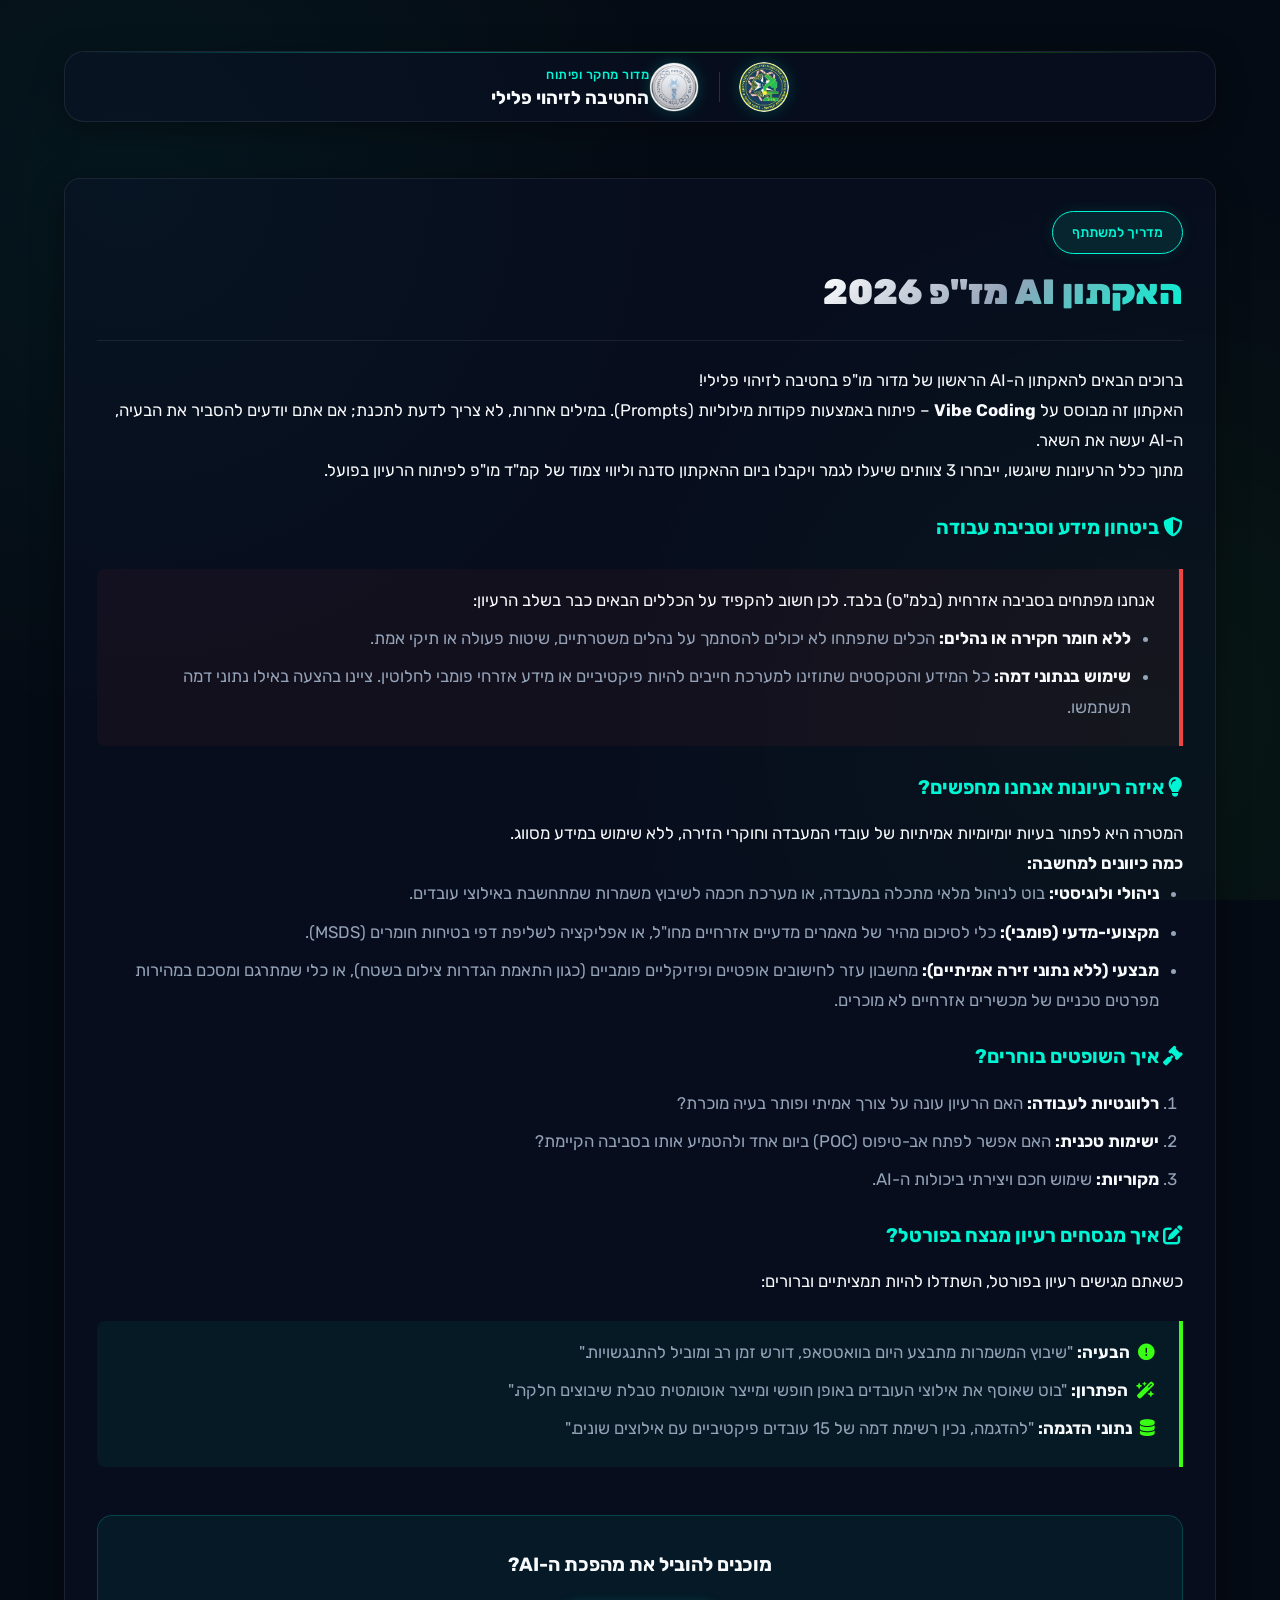
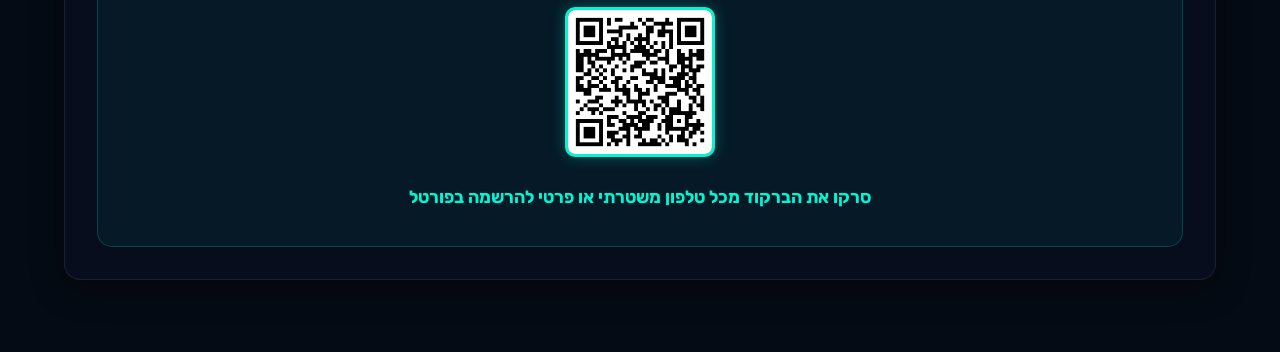
<file: docs/brochure.html>
<!DOCTYPE html>
<html lang="he" dir="rtl">
<head>
  <meta charset="UTF-8">
  <meta name="viewport" content="width=device-width, initial-scale=1.0">
  <title>מדריך למשתתף: האקתון AI מז"פ 2026</title>
  <link rel="stylesheet" href="../src/style.css">
  <link rel="stylesheet" href="https://cdnjs.cloudflare.com/ajax/libs/font-awesome/6.4.0/css/all.min.css">
  <style>
    /* Specific styles for the brochure to enhance readability while keeping the theme */
    .brochure-content {
      line-height: 1.8;
      font-size: 1.05rem;
    }
    .brochure-content h3 {
      color: var(--accent-cyan);
      margin-top: 1.5rem;
      margin-bottom: 0.8rem;
    }
    .brochure-content ul, .brochure-content ol {
      margin-right: 1.5rem;
      margin-bottom: 1.5rem;
    }
    .brochure-content li {
      margin-bottom: 0.5rem;
      color: var(--text-secondary);
    }
    .brochure-content li strong {
      color: var(--text-primary);
    }
    .highlight-box {
      background: rgba(0, 245, 212, 0.05);
      border-right: 4px solid var(--accent-cyan);
      padding: 1rem 1.5rem;
      border-radius: 8px 0 0 8px;
      margin: 1.5rem 0;
    }
    .danger-box {
      background: rgba(239, 68, 68, 0.05);
      border-right: 4px solid var(--error-color);
    }
    @media (max-width: 768px) {
      .main-header { flex-direction: column; gap: 1rem; }
    }
  </style>
</head>
<body>

  <div class="container fade-in">
    <!-- Header -->
    <header class="main-header">
      <div class="logo-container">
        <img src="../assets/לוגו מזפ.png" alt="לוגו מזפ">
        <div class="logo-separator"></div>
        <img src="../assets/לוגו מדור מופ.png" alt="לוגו מופ">
      </div>
      <div class="header-title">
        <h2>מדור מחקר ופיתוח</h2>
        <h1>החטיבה לזיהוי פלילי</h1>
      </div>
    </header>

    <div class="glass-card brochure-content">
      <div class="section-header" style="flex-direction: column; align-items: flex-start; gap: 1rem; border-bottom: 1px solid var(--panel-border); padding-bottom: 1.5rem; margin-bottom: 1.5rem;">
        <div class="hero-badge" style="margin-bottom: 0;">מדריך למשתתף</div>
        <h1 class="hero-title" style="font-size: 2.2rem; margin-bottom: 0; text-align: right; line-height: 1.3;">האקתון AI מז"פ 2026</h1>
      </div>

      <p>ברוכים הבאים להאקתון ה-AI הראשון של מדור מו"פ בחטיבה לזיהוי פלילי!<br>
      האקתון זה מבוסס על <strong>Vibe Coding</strong> – פיתוח באמצעות פקודות מילוליות (Prompts). במילים אחרות, לא צריך לדעת לתכנת; אם אתם יודעים להסביר את הבעיה, ה-AI יעשה את השאר.</p>
      
      <p>מתוך כלל הרעיונות שיוגשו, ייבחרו 3 צוותים שיעלו לגמר ויקבלו ביום ההאקתון סדנה וליווי צמוד של קמ"ד מו"פ לפיתוח הרעיון בפועל.</p>

      <h3><i class="fa-solid fa-shield-halved"></i> ביטחון מידע וסביבת עבודה</h3>
      <div class="highlight-box danger-box">
        אנחנו מפתחים בסביבה אזרחית (בלמ"ס) בלבד. לכן חשוב להקפיד על הכללים הבאים כבר בשלב הרעיון:
        <ul style="margin-top: 0.5rem; margin-bottom: 0;">
          <li><strong>ללא חומר חקירה או נהלים:</strong> הכלים שתפתחו לא יכולים להסתמך על נהלים משטרתיים, שיטות פעולה או תיקי אמת.</li>
          <li><strong>שימוש בנתוני דמה:</strong> כל המידע והטקסטים שתוזינו למערכת חייבים להיות פיקטיביים או מידע אזרחי פומבי לחלוטין. ציינו בהצעה באילו נתוני דמה תשתמשו.</li>
        </ul>
      </div>

      <h3><i class="fa-solid fa-lightbulb"></i> איזה רעיונות אנחנו מחפשים?</h3>
      <p>המטרה היא לפתור בעיות יומיומיות אמיתיות של עובדי המעבדה וחוקרי הזירה, ללא שימוש במידע מסווג.</p>
      <p><strong>כמה כיוונים למחשבה:</strong></p>
      <ul>
        <li><strong>ניהולי ולוגיסטי:</strong> בוט לניהול מלאי מתכלה במעבדה, או מערכת חכמה לשיבוץ משמרות שמתחשבת באילוצי עובדים.</li>
        <li><strong>מקצועי-מדעי (פומבי):</strong> כלי לסיכום מהיר של מאמרים מדעיים אזרחיים מחו"ל, או אפליקציה לשליפת דפי בטיחות חומרים (MSDS).</li>
        <li><strong>מבצעי (ללא נתוני זירה אמיתיים):</strong> מחשבון עזר לחישובים אופטיים ופיזיקליים פומביים (כגון התאמת הגדרות צילום בשטח), או כלי שמתרגם ומסכם במהירות מפרטים טכניים של מכשירים אזרחיים לא מוכרים.</li>
      </ul>

      <h3><i class="fa-solid fa-gavel"></i> איך השופטים בוחרים?</h3>
      <ol>
        <li><strong>רלוונטיות לעבודה:</strong> האם הרעיון עונה על צורך אמיתי ופותר בעיה מוכרת?</li>
        <li><strong>ישימות טכנית:</strong> האם אפשר לפתח אב-טיפוס (POC) ביום אחד ולהטמיע אותו בסביבה הקיימת?</li>
        <li><strong>מקוריות:</strong> שימוש חכם ויצירתי ביכולות ה-AI.</li>
      </ol>

      <h3><i class="fa-solid fa-pen-to-square"></i> איך מנסחים רעיון מנצח בפורטל?</h3>
      <p>כשאתם מגישים רעיון בפורטל, השתדלו להיות תמציתיים וברורים:</p>
      <div class="highlight-box" style="border-right-color: var(--accent-neon);">
        <ul style="list-style-type: none; margin-right: 0; margin-bottom: 0;">
          <li><i class="fa-solid fa-circle-exclamation" style="color: var(--accent-neon); margin-left: 0.5rem;"></i><strong>הבעיה:</strong> "שיבוץ המשמרות מתבצע היום בוואטסאפ, דורש זמן רב ומוביל להתנגשויות."</li>
          <li><i class="fa-solid fa-wand-magic-sparkles" style="color: var(--accent-neon); margin-left: 0.5rem;"></i><strong>הפתרון:</strong> "בוט שאוסף את אילוצי העובדים באופן חופשי ומייצר אוטומטית טבלת שיבוצים חלקה."</li>
          <li><i class="fa-solid fa-database" style="color: var(--accent-neon); margin-left: 0.5rem;"></i><strong>נתוני הדגמה:</strong> "להדגמה, נכין רשימת דמה של 15 עובדים פיקטיביים עם אילוצים שונים."</li>
        </ul>
      </div>

      <div style="text-align: center; margin-top: 3rem; background: rgba(0, 245, 212, 0.05); padding: 2rem; border-radius: 15px; border: 1px solid rgba(0, 245, 212, 0.2);">
        <p style="margin-bottom: 1.5rem; font-size: 1.2rem;"><strong>מוכנים להוביל את מהפכת ה-AI?</strong></p>
        <img src="../assets/qrcode.png" alt="QR Code" style="width: 150px; height: 150px; border-radius: 10px; border: 3px solid var(--accent-cyan); box-shadow: 0 0 15px rgba(0,245,212,0.3); display: inline-block;">
        <p style="margin-top: 1rem; color: var(--accent-cyan); font-weight: bold; font-size: 1.1rem;">סרקו את הברקוד מכל טלפון משטרתי או פרטי להרשמה בפורטל</p>
      </div>
    </div>
  </div>

</body>
</html>
</file>
<file: src/style.css>
@import url('https://fonts.googleapis.com/css2?family=Rubik:wght@300;400;500;700;900&display=swap');

:root {
  --bg-color: #050b14;
  --panel-bg: rgba(10, 19, 43, 0.4);
  --panel-border: rgba(255, 255, 255, 0.08);
  --text-primary: #f8fafc;
  --text-secondary: #94a3b8;
  --accent-neon: #39ff14;
  --accent-cyan: #00f5d4;
  --accent-blue: #3b82f6;
  --glass-shadow: 0 8px 32px 0 rgba(0, 0, 0, 0.37);
  --font-sans: 'Rubik', sans-serif;
  --error-color: #ef4444;
  --success-color: #22c55e;
}

* {
  box-sizing: border-box;
  margin: 0;
  padding: 0;
  font-family: var(--font-sans);
}

body {
  background-color: var(--bg-color);
  color: var(--text-primary);
  direction: rtl;
  text-align: right;
  min-height: 100vh;
  overflow-x: hidden;
  background-image: 
    radial-gradient(circle at 10% 20%, rgba(0, 245, 212, 0.05) 0%, transparent 40%),
    radial-gradient(circle at 90% 80%, rgba(57, 255, 20, 0.05) 0%, transparent 40%);
  background-attachment: fixed;
  line-height: 1.6;
}

/* Scrollbar Styling */
::-webkit-scrollbar {
  width: 8px;
}
::-webkit-scrollbar-track {
  background: var(--bg-color);
}
::-webkit-scrollbar-thumb {
  background: rgba(255, 255, 255, 0.1);
  border-radius: 4px;
}
::-webkit-scrollbar-thumb:hover {
  background: var(--accent-cyan);
}

/* Layout Containers */
.container {
  max-width: 1200px;
  margin: 0 auto;
  padding: 2rem 1.5rem;
}

header {
  display: flex;
  justify-content: space-between;
  align-items: center;
  margin-top: 1.2rem;
  margin-bottom: 3.5rem;
  padding: 1rem 2rem;
  background: rgba(10, 19, 43, 0.45);
  backdrop-filter: blur(16px);
  -webkit-backdrop-filter: blur(16px);
  border: 1px solid rgba(255, 255, 255, 0.08);
  border-radius: 20px;
  box-shadow: 0 8px 32px 0 rgba(0, 0, 0, 0.4);
  position: relative;
  overflow: hidden;
}

header::before {
  content: '';
  position: absolute;
  top: 0;
  left: 0;
  right: 0;
  height: 1px;
  background: linear-gradient(90deg, transparent, rgba(0, 245, 212, 0.4), rgba(57, 255, 20, 0.4), transparent);
}

.logo-container {
  display: flex;
  align-items: center;
  gap: 1.2rem;
}

.logo-container img {
  height: 50px;
  width: 50px;
  object-fit: cover;
  border-radius: 50%;
  filter: drop-shadow(0 0 8px rgba(0, 245, 212, 0.2));
}

.logo-separator {
  width: 1px;
  height: 30px;
  background-color: rgba(255, 255, 255, 0.15);
}

.header-title {
  text-align: right;
  display: flex;
  flex-direction: column;
  justify-content: center;
}

.header-title h2 {
  font-size: 0.8rem;
  color: var(--accent-cyan);
  font-weight: 500;
  letter-spacing: 0.5px;
  margin-bottom: 0.1rem;
}

.header-title h1 {
  font-size: 1.15rem;
  font-weight: 700;
  color: var(--text-primary);
  line-height: 1.2;
}

/* Glassmorphic Panels */
.glass-card {
  background: var(--panel-bg);
  backdrop-filter: blur(12px);
  -webkit-backdrop-filter: blur(12px);
  border: 1px solid var(--panel-border);
  border-radius: 16px;
  padding: 2rem;
  box-shadow: var(--glass-shadow);
  margin-bottom: 2.5rem;
  transition: transform 0.3s ease, border-color 0.3s ease;
}

.glass-card:hover {
  border-color: rgba(0, 245, 212, 0.2);
}

/* Hero Section */
.hero-section {
  position: relative;
  text-align: center;
  padding: 4rem 2rem;
  background-image: linear-gradient(rgba(5, 11, 20, 0.7), rgba(5, 11, 20, 0.9)), url('../assets/hackathon_banner.png');
  background-size: cover;
  background-position: center;
  border-radius: 24px;
  border: 1px solid var(--panel-border);
  overflow: hidden;
  box-shadow: var(--glass-shadow);
  margin-bottom: 3rem;
}

.hero-section::before {
  content: '';
  position: absolute;
  top: 0;
  left: 0;
  right: 0;
  bottom: 0;
  background: radial-gradient(circle at center, transparent 30%, var(--bg-color) 80%);
  pointer-events: none;
}

.hero-content {
  position: relative;
  z-index: 2;
  max-width: 800px;
  margin: 0 auto;
}

.hero-badge {
  display: inline-block;
  padding: 0.5rem 1.2rem;
  background: rgba(0, 245, 212, 0.1);
  border: 1px solid var(--accent-cyan);
  color: var(--accent-cyan);
  border-radius: 50px;
  font-size: 0.85rem;
  font-weight: 500;
  margin-bottom: 1.5rem;
  box-shadow: 0 0 15px rgba(0, 245, 212, 0.1);
}

.hero-title {
  font-size: 3rem;
  font-weight: 900;
  margin-bottom: 1.5rem;
  background: linear-gradient(135deg, #ffffff 0%, var(--text-secondary) 50%, var(--accent-cyan) 100%);
  -webkit-background-clip: text;
  -webkit-text-fill-color: transparent;
  line-height: 1.2;
}

.hero-subtitle {
  font-size: 1.2rem;
  color: var(--text-secondary);
  margin-bottom: 2.5rem;
}

.hero-buttons {
  display: flex;
  justify-content: center;
  gap: 1.5rem;
  flex-wrap: wrap;
}

/* Buttons */
.btn {
  display: inline-flex;
  align-items: center;
  justify-content: center;
  gap: 0.5rem;
  padding: 0.8rem 2rem;
  font-size: 1rem;
  font-weight: 500;
  border-radius: 8px;
  cursor: pointer;
  transition: all 0.3s ease;
  text-decoration: none;
  border: none;
}

.btn:disabled {
  opacity: 0.6;
  cursor: not-allowed;
  pointer-events: none;
  background: rgba(255, 255, 255, 0.05) !important;
  border-color: rgba(255, 255, 255, 0.1) !important;
  color: var(--text-secondary) !important;
  box-shadow: none !important;
}


.btn-primary {
  background-color: var(--accent-cyan);
  color: var(--bg-color);
  box-shadow: 0 4px 20px rgba(0, 245, 212, 0.2);
}

.btn-primary:hover {
  background-color: #00d1b4;
  box-shadow: 0 4px 25px rgba(0, 245, 212, 0.4);
  transform: translateY(-2px);
}

.btn-secondary {
  background-color: rgba(255, 255, 255, 0.05);
  color: var(--text-primary);
  border: 1px solid var(--panel-border);
}

.btn-secondary:hover {
  background-color: rgba(255, 255, 255, 0.1);
  border-color: rgba(255, 255, 255, 0.3);
  transform: translateY(-2px);
}

.btn-accent {
  background-color: var(--accent-neon);
  color: var(--bg-color);
  box-shadow: 0 4px 20px rgba(57, 255, 20, 0.2);
}

.btn-accent:hover {
  background-color: #2edc0b;
  box-shadow: 0 4px 25px rgba(57, 255, 20, 0.4);
  transform: translateY(-2px);
}

/* Feature Columns */
.features-grid {
  display: grid;
  grid-template-columns: repeat(auto-fit, minmax(300px, 1fr));
  gap: 2rem;
  margin-bottom: 4rem;
}

.feature-card {
  text-align: center;
}

.feature-icon {
  width: 60px;
  height: 60px;
  background: rgba(255, 255, 255, 0.03);
  border: 1px solid var(--panel-border);
  border-radius: 50%;
  display: inline-flex;
  align-items: center;
  justify-content: center;
  font-size: 1.8rem;
  color: var(--accent-cyan);
  margin-bottom: 1.5rem;
  box-shadow: var(--glass-shadow);
}

.feature-card h3 {
  font-size: 1.3rem;
  margin-bottom: 0.8rem;
  color: var(--text-primary);
}

.feature-card p {
  color: var(--text-secondary);
  font-size: 0.95rem;
}

/* Section Header */
.section-header {
  display: flex;
  justify-content: space-between;
  align-items: center;
  margin-bottom: 2rem;
}

.section-title {
  font-size: 1.8rem;
  font-weight: 700;
  position: relative;
  padding-right: 1rem;
}

.section-title::before {
  content: '';
  position: absolute;
  right: 0;
  top: 15%;
  height: 70%;
  width: 4px;
  background-color: var(--accent-cyan);
  border-radius: 2px;
}

/* Teammates Wanted Section */
.teammate-grid {
  display: grid;
  grid-template-columns: repeat(auto-fill, minmax(250px, 1fr));
  gap: 1.5rem;
}

.teammate-card {
  background: rgba(255, 255, 255, 0.02);
  border: 1px solid var(--panel-border);
  border-radius: 12px;
  padding: 1.5rem;
  display: flex;
  flex-direction: column;
  justify-content: space-between;
  min-height: 220px;
  transition: all 0.3s ease;
}

.teammate-card:hover {
  transform: translateY(-4px);
  border-color: rgba(57, 255, 20, 0.2);
  background: rgba(255, 255, 255, 0.04);
}

.teammate-header {
  display: flex;
  justify-content: space-between;
  align-items: flex-start;
  margin-bottom: 1rem;
}

.teammate-name {
  font-weight: 700;
  color: var(--text-primary);
}

.teammate-dept {
  font-size: 0.8rem;
  padding: 0.2rem 0.6rem;
  background: rgba(255, 255, 255, 0.05);
  border-radius: 4px;
  color: var(--text-secondary);
}

.teammate-desc {
  font-size: 0.95rem;
  color: var(--text-secondary);
  flex-grow: 1;
  margin-bottom: 1.5rem;
}

/* Modals */
.modal-overlay {
  position: fixed;
  top: 0;
  left: 0;
  right: 0;
  bottom: 0;
  background: rgba(5, 11, 20, 0.8);
  backdrop-filter: blur(8px);
  z-index: 1000;
  display: none;
  align-items: center;
  justify-content: center;
  padding: 1.5rem;
  opacity: 0;
  transition: opacity 0.3s ease;
}

.modal-overlay.active {
  display: flex;
  opacity: 1;
}

.modal-content {
  background: var(--bg-color);
  border: 1px solid var(--panel-border);
  border-radius: 16px;
  max-width: 600px;
  width: 100%;
  max-height: 88vh;
  overflow-y: auto;
  padding: 2rem;
  box-shadow: var(--glass-shadow);
  position: relative;
  transform: scale(0.9);
  transition: transform 0.3s ease;
}

.modal-overlay.active .modal-content {
  transform: scale(1);
}

.close-modal {
  position: absolute;
  top: 1rem;
  left: 1rem;
  background: none;
  border: none;
  color: var(--text-secondary);
  font-size: 1.5rem;
  cursor: pointer;
}

.close-modal:hover {
  color: var(--text-primary);
}

/* Forms */
.form-group {
  margin-bottom: 1.5rem;
}

.form-group label {
  display: block;
  margin-bottom: 0.5rem;
  font-weight: 500;
  color: var(--text-primary);
}

.form-control {
  width: 100%;
  background: rgba(255, 255, 255, 0.03);
  border: 1px solid var(--panel-border);
  border-radius: 8px;
  padding: 0.8rem 1rem;
  color: var(--text-primary);
  font-size: 1rem;
  transition: all 0.3s ease;
  text-align: right;
}

.form-control:focus {
  outline: none;
  border-color: var(--accent-cyan);
  box-shadow: 0 0 10px rgba(0, 245, 212, 0.1);
  background: rgba(255, 255, 255, 0.05);
}

textarea.form-control {
  resize: vertical;
  min-height: 100px;
}

/* Honeypot hidden input field */
.hp-field {
  display: none !important;
  visibility: hidden !important;
}

/* Timeline */
.timeline {
  display: flex;
  flex-direction: row;
  gap: 1.5rem;
  justify-content: space-between;
  margin: 1.5rem auto 3rem auto;
  max-width: 1200px;
}

.timeline-item {
  flex: 1;
  position: relative;
}

.timeline-badge {
  display: none;
}

.timeline-content {
  background: rgba(255, 255, 255, 0.02);
  border: 1px solid var(--panel-border);
  border-radius: 16px;
  padding: 1.2rem;
  height: 100%;
  transition: all 0.3s ease;
}

.timeline-item.active .timeline-content {
  border-color: rgba(0, 245, 212, 0.3);
  background: rgba(0, 245, 212, 0.02);
  box-shadow: 0 4px 20px rgba(0, 245, 212, 0.05);
}

.timeline-step {
  font-size: 0.8rem;
  color: var(--accent-cyan);
  font-weight: 700;
  margin-bottom: 0.4rem;
  display: flex;
  align-items: center;
  gap: 0.5rem;
}

.timeline-step span.status {
  padding: 0.1rem 0.5rem;
  font-size: 0.7rem;
  border-radius: 4px;
  font-weight: 500;
}

.timeline-step span.status.active {
  background: rgba(0, 245, 212, 0.15);
  color: var(--accent-cyan);
  border: 1px solid var(--accent-cyan);
}

.timeline-title {
  font-size: 1.05rem;
  font-weight: 700;
  margin-bottom: 0.4rem;
}

.timeline-desc {
  color: var(--text-secondary);
  font-size: 0.85rem;
  line-height: 1.45;
}

/* POC Showcase */
.poc-grid {
  display: grid;
  grid-template-columns: repeat(auto-fit, minmax(320px, 1fr));
  gap: 2rem;
  margin-top: 2rem;
}

.poc-card {
  background: linear-gradient(145deg, rgba(10, 19, 43, 0.5), rgba(5, 11, 20, 0.8));
  border: 1px solid var(--panel-border);
  border-radius: 16px;
  padding: 2rem;
  display: flex;
  flex-direction: column;
  justify-content: space-between;
  min-height: 300px;
  box-shadow: var(--glass-shadow);
  transition: all 0.3s ease;
  position: relative;
  overflow: hidden;
}

.poc-card::before {
  content: '★ 3 הגדולים';
  position: absolute;
  top: 15px;
  left: -25px;
  background: var(--accent-cyan);
  color: var(--bg-color);
  font-size: 0.7rem;
  font-weight: 700;
  padding: 0.2rem 1.8rem;
  transform: rotate(-45deg);
  box-shadow: 0 2px 10px rgba(0, 245, 212, 0.3);
}

.poc-card:hover {
  transform: translateY(-6px);
  border-color: var(--accent-cyan);
  box-shadow: 0 10px 30px rgba(0, 245, 212, 0.1);
}

.poc-title {
  font-size: 1.5rem;
  font-weight: 700;
  margin-bottom: 0.5rem;
  color: #fff;
}

.poc-members {
  font-size: 0.85rem;
  color: var(--accent-cyan);
  margin-bottom: 1rem;
}

.poc-desc {
  color: var(--text-secondary);
  font-size: 0.95rem;
  margin-bottom: 1.5rem;
  flex-grow: 1;
}

/* Floating AI Chatbot Widget - Left Corner for RTL layout */
.ai-chat-widget {
  position: fixed;
  bottom: 2rem;
  left: 2rem;
  z-index: 1000;
}

.chat-bubble-btn {
  width: 60px;
  height: 60px;
  border-radius: 50%;
  background: var(--accent-cyan);
  color: var(--bg-color);
  border: none;
  font-size: 1.8rem;
  display: flex;
  align-items: center;
  justify-content: center;
  cursor: pointer;
  box-shadow: 0 8px 24px rgba(0, 245, 212, 0.4);
  transition: all 0.3s ease;
  position: relative;
}

.chat-bubble-btn:hover {
  transform: scale(1.1) rotate(15deg);
  box-shadow: 0 12px 30px rgba(0, 245, 212, 0.6);
}

.chat-pulse {
  position: absolute;
  top: 0;
  left: 0;
  right: 0;
  bottom: 0;
  border-radius: 50%;
  border: 2px solid var(--accent-cyan);
  animation: pulse 2s infinite;
  pointer-events: none;
}

@keyframes pulse {
  0% { transform: scale(1); opacity: 0.8; }
  100% { transform: scale(1.4); opacity: 0; }
}

.chat-window {
  position: absolute;
  bottom: 75px;
  left: 0;
  width: 360px;
  height: 480px;
  background: rgba(10, 19, 43, 0.95);
  backdrop-filter: blur(20px);
  -webkit-backdrop-filter: blur(20px);
  border: 1px solid var(--panel-border);
  border-radius: 16px;
  box-shadow: var(--glass-shadow);
  display: none;
  flex-direction: column;
  overflow: hidden;
  transform: translateY(20px);
  opacity: 0;
  transition: transform 0.3s ease, opacity 0.3s ease;
}

.chat-window.active {
  display: flex;
  transform: translateY(0);
  opacity: 1;
}

.chat-header {
  background: rgba(255, 255, 255, 0.03);
  padding: 1rem;
  border-bottom: 1px solid var(--panel-border);
  display: flex;
  justify-content: space-between;
  align-items: center;
}

.chat-title {
  display: flex;
  align-items: center;
  gap: 0.5rem;
  font-weight: 700;
  color: var(--accent-cyan);
}

.chat-close-btn {
  background: none;
  border: none;
  color: var(--text-secondary);
  font-size: 1.2rem;
  cursor: pointer;
}

.chat-close-btn:hover {
  color: var(--text-primary);
}

.chat-messages {
  flex-grow: 1;
  padding: 1rem;
  overflow-y: auto;
  display: flex;
  flex-direction: column;
  gap: 1rem;
}

.chat-msg {
  max-width: 80%;
  padding: 0.8rem 1rem;
  border-radius: 12px;
  font-size: 0.9rem;
}

.chat-msg-bot {
  background: rgba(255, 255, 255, 0.05);
  color: var(--text-primary);
  align-self: flex-start;
  border-bottom-right-radius: 2px;
  position: relative;
  padding-left: 2.5rem;
}

.chat-msg-copy-btn {
  position: absolute;
  left: 0.6rem;
  top: 0.6rem;
  background: transparent;
  border: none;
  color: var(--text-secondary);
  cursor: pointer;
  font-size: 0.85rem;
  padding: 0.2rem;
  display: flex;
  align-items: center;
  justify-content: center;
  transition: color 0.2s ease, transform 0.2s ease;
  opacity: 0.6;
}

.chat-msg-copy-btn:hover {
  color: var(--accent-cyan);
  transform: scale(1.15);
  opacity: 1;
}

.chat-msg-user {
  background: var(--accent-cyan);
  color: var(--bg-color);
  align-self: flex-end;
  border-bottom-left-radius: 2px;
}

.chat-input-area {
  padding: 0.8rem;
  background: rgba(255, 255, 255, 0.02);
  border-top: 1px solid var(--panel-border);
  display: flex;
  gap: 0.5rem;
}

.chat-input {
  flex-grow: 1;
  background: rgba(255, 255, 255, 0.05);
  border: 1px solid var(--panel-border);
  border-radius: 8px;
  padding: 0.6rem 0.8rem;
  color: var(--text-primary);
  font-size: 0.9rem;
  text-align: right;
}

.chat-input:focus {
  outline: none;
  border-color: var(--accent-cyan);
}

.chat-send-btn {
  background: var(--accent-cyan);
  color: var(--bg-color);
  border: none;
  border-radius: 8px;
  padding: 0.6rem 1rem;
  font-size: 0.9rem;
  font-weight: 700;
  cursor: pointer;
  transition: background-color 0.2s ease;
}

.chat-send-btn:hover {
  background-color: #00d1b4;
}

.chat-send-btn:disabled {
  background-color: var(--text-secondary);
  cursor: not-allowed;
}

/* Alert Notification Overlay */
.toast-notification {
  position: fixed;
  bottom: 2rem;
  right: 2rem;
  background: var(--panel-bg);
  backdrop-filter: blur(12px);
  border: 1px solid var(--panel-border);
  border-radius: 8px;
  padding: 1rem 1.5rem;
  display: flex;
  align-items: center;
  gap: 0.8rem;
  z-index: 2000;
  transform: translateY(100px);
  opacity: 0;
  transition: transform 0.4s cubic-bezier(0.175, 0.885, 0.32, 1.275), opacity 0.3s ease;
  box-shadow: var(--glass-shadow);
}

.toast-notification.active {
  transform: translateY(0);
  opacity: 1;
}

.toast-success {
  border-color: var(--success-color);
}
.toast-success i {
  color: var(--success-color);
}

.toast-error {
  border-color: var(--error-color);
}
.toast-error i {
  color: var(--error-color);
}

/* Judging Screen specific styling */
.judge-header {
  display: flex;
  justify-content: space-between;
  align-items: center;
  margin-bottom: 2rem;
}

.passcode-container {
  max-width: 400px;
  margin: 100px auto;
  text-align: center;
}

.tabs-container {
  display: flex;
  gap: 1rem;
  margin-bottom: 2rem;
}

.tab-btn {
  background: rgba(255, 255, 255, 0.03);
  color: var(--text-secondary);
  border: 1px solid var(--panel-border);
  padding: 0.8rem 1.5rem;
  border-radius: 8px;
  cursor: pointer;
  transition: all 0.3s ease;
  font-weight: 500;
}

.tab-btn.active {
  background: var(--accent-cyan);
  color: var(--bg-color);
  border-color: var(--accent-cyan);
  box-shadow: 0 4px 15px rgba(0, 245, 212, 0.2);
}

.judge-table-container {
  overflow-x: auto;
  margin-bottom: 3rem;
}

.judge-table {
  width: 100%;
  border-collapse: collapse;
  text-align: right;
}

.judge-table th, .judge-table td {
  padding: 1rem;
  border-bottom: 1px solid var(--panel-border);
}

.judge-table th {
  color: var(--accent-cyan);
  font-weight: 700;
  font-size: 0.9rem;
  text-transform: uppercase;
}

.judge-table tr:hover {
  background: rgba(255, 255, 255, 0.01);
}

.score-badge {
  display: inline-block;
  padding: 0.2rem 0.6rem;
  border-radius: 4px;
  font-weight: 700;
  font-size: 0.9rem;
}

.score-badge-high {
  background: rgba(34, 197, 94, 0.15);
  color: #22c55e;
}

.score-badge-med {
  background: rgba(234, 179, 8, 0.15);
  color: #eab308;
}

.score-badge-low {
  background: rgba(239, 68, 68, 0.15);
  color: #ef4444;
}

.score-input-group {
  display: flex;
  gap: 0.5rem;
}

.score-select {
  background: rgba(255, 255, 255, 0.05);
  border: 1px solid var(--panel-border);
  color: var(--text-primary);
  border-radius: 4px;
  padding: 0.3rem 0.5rem;
  cursor: pointer;
}

.score-select:focus {
  outline: none;
  border-color: var(--accent-cyan);
}

/* Accordion / Expandable Table Styles for Mobile & Desktop */
.project-row-clickable {
  cursor: pointer;
  transition: background-color 0.2s ease;
}

.project-row-clickable:hover {
  background: rgba(0, 245, 212, 0.06) !important;
}

.project-details-row {
  animation: fadeIn 0.3s ease-in-out;
}

.project-details-card {
  background: rgba(10, 19, 43, 0.75);
  border: 1px solid rgba(0, 245, 212, 0.25);
  border-radius: 12px;
  padding: 1.2rem;
  display: flex;
  flex-direction: column;
  gap: 0.8rem;
  text-align: right;
  margin: 0.3rem 0;
  box-shadow: inset 0 0 15px rgba(0, 245, 212, 0.03);
  unicode-bidi: isolate;
}

.project-details-card p, .idea-card p, td {
  unicode-bidi: isolate;
}

bdi {
  unicode-bidi: isolate;
  display: inline-block;
}

/* CSS Animations */
@keyframes fadeIn {
  from { opacity: 0; transform: translateY(10px); }
  to { opacity: 1; transform: translateY(0); }
}

.fade-in {
  animation: fadeIn 0.5s ease forwards;
}

/* Responsive adjustments */
@media (max-width: 768px) {
  header {
    flex-direction: column;
    gap: 1.5rem;
    text-align: center;
  }
  .header-title {
    text-align: center;
  }
  .hero-title {
    font-size: 2.0rem;
  }
  
  /* Chatbot adjustments */
  .chat-window {
    position: fixed;
    width: calc(100vw - 2rem);
    left: 1rem;
    right: 1rem;
    bottom: 80px;
    height: calc(100vh - 160px);
  }
  
  .chat-window.maximized {
    position: fixed;
    width: calc(100vw - 2rem);
    height: calc(100vh - 100px);
    left: 1rem;
    right: 1rem;
    bottom: 80px;
  }

  /* Header adjustments */
  .main-header {
    padding: 0.4rem 0.8rem;
    margin-bottom: 2rem;
    margin-top: 0.5rem;
  }
  .header-banner-img {
    max-height: 50px;
  }

  /* Judging tabs & auth container */
  .passcode-container {
    margin: 40px auto;
    padding: 1.5rem;
  }
  
  .tabs-container {
    flex-direction: column;
    gap: 0.5rem;
  }
  .tab-btn {
    width: 100%;
    text-align: center;
    padding: 0.6rem 1rem;
  }

  /* Modals responsiveness */
  .modal-content {
    max-height: 90vh;
    overflow-y: auto;
    padding: 1.5rem;
    width: calc(100% - 1rem);
  }

  /* Full-width container and glass-card on mobile */
  .container {
    padding: 1rem 0.5rem !important;
  }
  
  .glass-card {
    padding: 1rem 0.5rem !important;
    border-radius: 12px;
    margin-bottom: 1.5rem;
  }

  .judge-table-container {
    width: 100% !important;
    margin-left: 0 !important;
    margin-right: 0 !important;
    overflow-x: auto;
    -webkit-overflow-scrolling: touch;
  }

  .judge-table {
    width: 100% !important;
    min-width: 100%;
  }

  /* Hide secondary table columns on mobile */
  .desktop-only {
    display: none !important;
  }

  .judge-table th, .judge-table td {
    padding: 0.6rem 0.3rem !important;
    font-size: 0.85rem;
  }

  .judge-table th {
    font-size: 0.8rem;
  }

  .project-details-card {
    padding: 0.8rem 0.6rem !important;
    border-radius: 10px;
  }

  .project-details-row td {
    padding: 0.2rem 0.1rem !important;
  }
}

/* Fix select options white-on-white on Windows/Chrome */
select.form-control option, 
.score-select option,
select option {
  background-color: #050b14 !important; /* Solid dark background matching the site theme */
  color: #f8fafc !important; /* White text */
}

/* Chatbot Maximize styles */
.chat-header-btn {
  background: transparent;
  border: none;
  color: var(--text-secondary);
  font-size: 0.9rem;
  cursor: pointer;
  padding: 0.2rem;
  display: flex;
  align-items: center;
  justify-content: center;
  transition: color 0.2s ease;
}

.chat-header-btn:hover {
  color: var(--accent-cyan);
}

.chat-window.maximized {
  width: 600px;
  height: 650px;
  max-width: 95vw;
  max-height: 80vh;
}

/* Ideas Grid & Voting Cards */
.ideas-grid {
  display: grid;
  grid-template-columns: repeat(auto-fill, minmax(260px, 1fr));
  gap: 1.5rem;
  margin-top: 1rem;
}

.idea-card {
  background: rgba(255, 255, 255, 0.02);
  border: 1px solid var(--panel-border);
  border-radius: 16px;
  padding: 1.5rem;
  display: flex;
  flex-direction: column;
  justify-content: space-between;
  transition: transform 0.3s ease, border-color 0.3s ease, box-shadow 0.3s ease;
  position: relative;
  overflow: hidden;
}

.idea-card:hover {
  transform: translateY(-4px);
  border-color: rgba(0, 245, 212, 0.3);
  box-shadow: 0 8px 30px rgba(0, 0, 0, 0.3);
}

.idea-card-header {
  display: flex;
  justify-content: space-between;
  align-items: flex-start;
  margin-bottom: 0.8rem;
  gap: 1rem;
}

.idea-card-title {
  font-size: 1.1rem;
  font-weight: 700;
  color: var(--text-primary);
  line-height: 1.3;
}

.idea-card-votes {
  background: rgba(0, 245, 212, 0.1);
  color: var(--accent-cyan);
  padding: 0.2rem 0.6rem;
  border-radius: 20px;
  font-size: 0.75rem;
  font-weight: 700;
  display: flex;
  align-items: center;
  gap: 0.3rem;
  border: 1px solid rgba(0, 245, 212, 0.15);
  white-space: nowrap;
}

.idea-card-desc {
  font-size: 0.9rem;
  color: var(--text-secondary);
  line-height: 1.5;
  margin-bottom: 0.6rem;
  /* Clamp to 3 lines by default */
  display: -webkit-box;
  -webkit-line-clamp: 3;
  -webkit-box-orient: vertical;
  overflow: hidden;
  transition: max-height 0.4s ease;
}

.idea-card-desc.expanded {
  display: block;
  overflow: visible;
  -webkit-line-clamp: unset;
}

.btn-read-more {
  background: none;
  border: none;
  color: var(--accent-cyan);
  font-size: 0.78rem;
  font-weight: 600;
  cursor: pointer;
  padding: 0 0 0.8rem 0;
  display: flex;
  align-items: center;
  gap: 0.3rem;
  opacity: 0.85;
  transition: opacity 0.2s ease;
  font-family: var(--font-sans);
}

.btn-read-more:hover {
  opacity: 1;
  text-decoration: underline;
}

.idea-card-footer {
  display: flex;
  justify-content: space-between;
  align-items: center;
  border-top: 1px solid rgba(255, 255, 255, 0.05);
  padding-top: 0.8rem;
  margin-top: auto;
}

.idea-card-author {
  font-size: 0.8rem;
  color: var(--text-secondary);
  display: flex;
  align-items: center;
  gap: 0.4rem;
}

.btn-vote {
  background: rgba(0, 245, 212, 0.03);
  border: 1px solid rgba(0, 245, 212, 0.3);
  color: var(--accent-cyan);
  padding: 0.35rem 0.8rem;
  border-radius: 8px;
  font-size: 0.8rem;
  font-weight: 600;
  cursor: pointer;
  display: flex;
  align-items: center;
  gap: 0.4rem;
  transition: all 0.2s ease;
}

.btn-vote:hover:not(:disabled) {
  background: var(--accent-cyan);
  color: #050b14;
  border-color: var(--accent-cyan);
  box-shadow: 0 0 10px rgba(0, 245, 212, 0.2);
}

.btn-vote:disabled {
  opacity: 0.5;
  border-color: rgba(255, 255, 255, 0.1);
  color: var(--text-secondary);
  cursor: not-allowed;
  background: transparent;
}

.btn-vote.voted {
  background: rgba(57, 255, 20, 0.1);
  border-color: var(--accent-neon);
  color: var(--accent-neon);
  cursor: default;
  opacity: 1;
}

/* Header style override for unified banner image */
.main-header {
  margin-top: 1.2rem;
  margin-bottom: 3.5rem;
  display: flex;
  justify-content: center;
  align-items: center;
  background: rgba(10, 19, 43, 0.4);
  backdrop-filter: blur(16px);
  -webkit-backdrop-filter: blur(16px);
  border: 1px solid rgba(255, 255, 255, 0.08);
  border-radius: 20px;
  padding: 0.6rem 1.5rem;
  box-shadow: 0 8px 32px 0 rgba(0, 0, 0, 0.3);
  overflow: hidden;
  position: relative;
}

.main-header::before {
  content: '';
  position: absolute;
  top: 0;
  left: 0;
  right: 0;
  height: 1px;
  background: linear-gradient(90deg, transparent, rgba(0, 245, 212, 0.4), rgba(57, 255, 20, 0.4), transparent);
}

.header-banner-img {
  max-width: 100%;
  height: auto;
  max-height: 75px;
  object-fit: contain;
}

/* Smooth Scrolling */
html {
  scroll-behavior: smooth;
}

/* Desktop/Mobile Visibility Helpers */
.mobile-only {
  display: none !important;
}
.desktop-only {
  display: block !important;
}

/* Mobile Bottom Navigation Bar styling */
.mobile-bottom-nav {
  display: none;
}

@media (max-width: 768px) {
  .mobile-only {
    display: block !important;
  }
  .desktop-only {
    display: none !important;
  }

  /* Header banner styling for mobile */
  .main-header {
    margin-top: 0.8rem;
    margin-bottom: 2rem;
    padding: 0.8rem 1rem;
    border-radius: 16px;
  }

  .mobile-header-content {
    display: flex;
    flex-direction: column;
    align-items: center;
    gap: 0.5rem;
    width: 100%;
  }

  .mobile-logo-row {
    display: flex;
    align-items: center;
    justify-content: center;
    gap: 0.8rem;
  }

  .mobile-logo {
    height: 38px;
    width: auto;
    object-fit: contain;
  }

  .mobile-logo-separator {
    width: 1px;
    height: 20px;
    background-color: rgba(255, 255, 255, 0.15);
  }

  .mobile-title-col {
    text-align: center;
  }

  .mobile-dept-text {
    font-size: 0.9rem;
    font-weight: 700;
    color: var(--accent-cyan);
    letter-spacing: 0.5px;
  }

  .mobile-div-text {
    font-size: 0.75rem;
    color: var(--text-secondary);
    margin-top: 0.1rem;
  }

  /* Timeline vertical display on mobile */
  .timeline {
    flex-direction: column !important;
    gap: 1.2rem !important;
    margin: 1rem auto !important;
  }

  .timeline-item {
    width: 100% !important;
  }

  /* Mobile Sticky Bottom Nav */
  .mobile-bottom-nav {
    display: flex !important;
    position: fixed;
    bottom: 0;
    left: 0;
    right: 0;
    height: 60px;
    background: rgba(5, 11, 20, 0.9);
    backdrop-filter: blur(20px);
    -webkit-backdrop-filter: blur(20px);
    border-top: 1px solid rgba(255, 255, 255, 0.08);
    z-index: 999;
    justify-content: space-around;
    align-items: center;
    padding: 0.2rem 0;
    box-shadow: 0 -4px 20px rgba(0,0,0,0.5);
  }

  .mobile-bottom-nav .nav-item {
    display: flex;
    flex-direction: column;
    align-items: center;
    color: var(--text-secondary);
    text-decoration: none;
    font-size: 0.75rem;
    gap: 0.25rem;
    flex: 1;
    transition: color 0.25s ease;
  }

  .mobile-bottom-nav .nav-item i {
    font-size: 1.15rem;
  }

  .mobile-bottom-nav .nav-item:hover,
  .mobile-bottom-nav .nav-item.active {
    color: var(--accent-cyan);
  }

  body {
    padding-bottom: 75px !important;
  }

  /* Make sure chatbot doesn't block the nav bar */
  .ai-chat-widget {
    bottom: 75px !important;
  }
  .chat-window {
    position: fixed !important;
    bottom: 80px !important;
    height: calc(100vh - 160px) !important;
  }
  .chat-window.maximized {
    position: fixed !important;
    bottom: 80px !important;
    height: calc(100vh - 100px) !important;
  }
}
</file>
